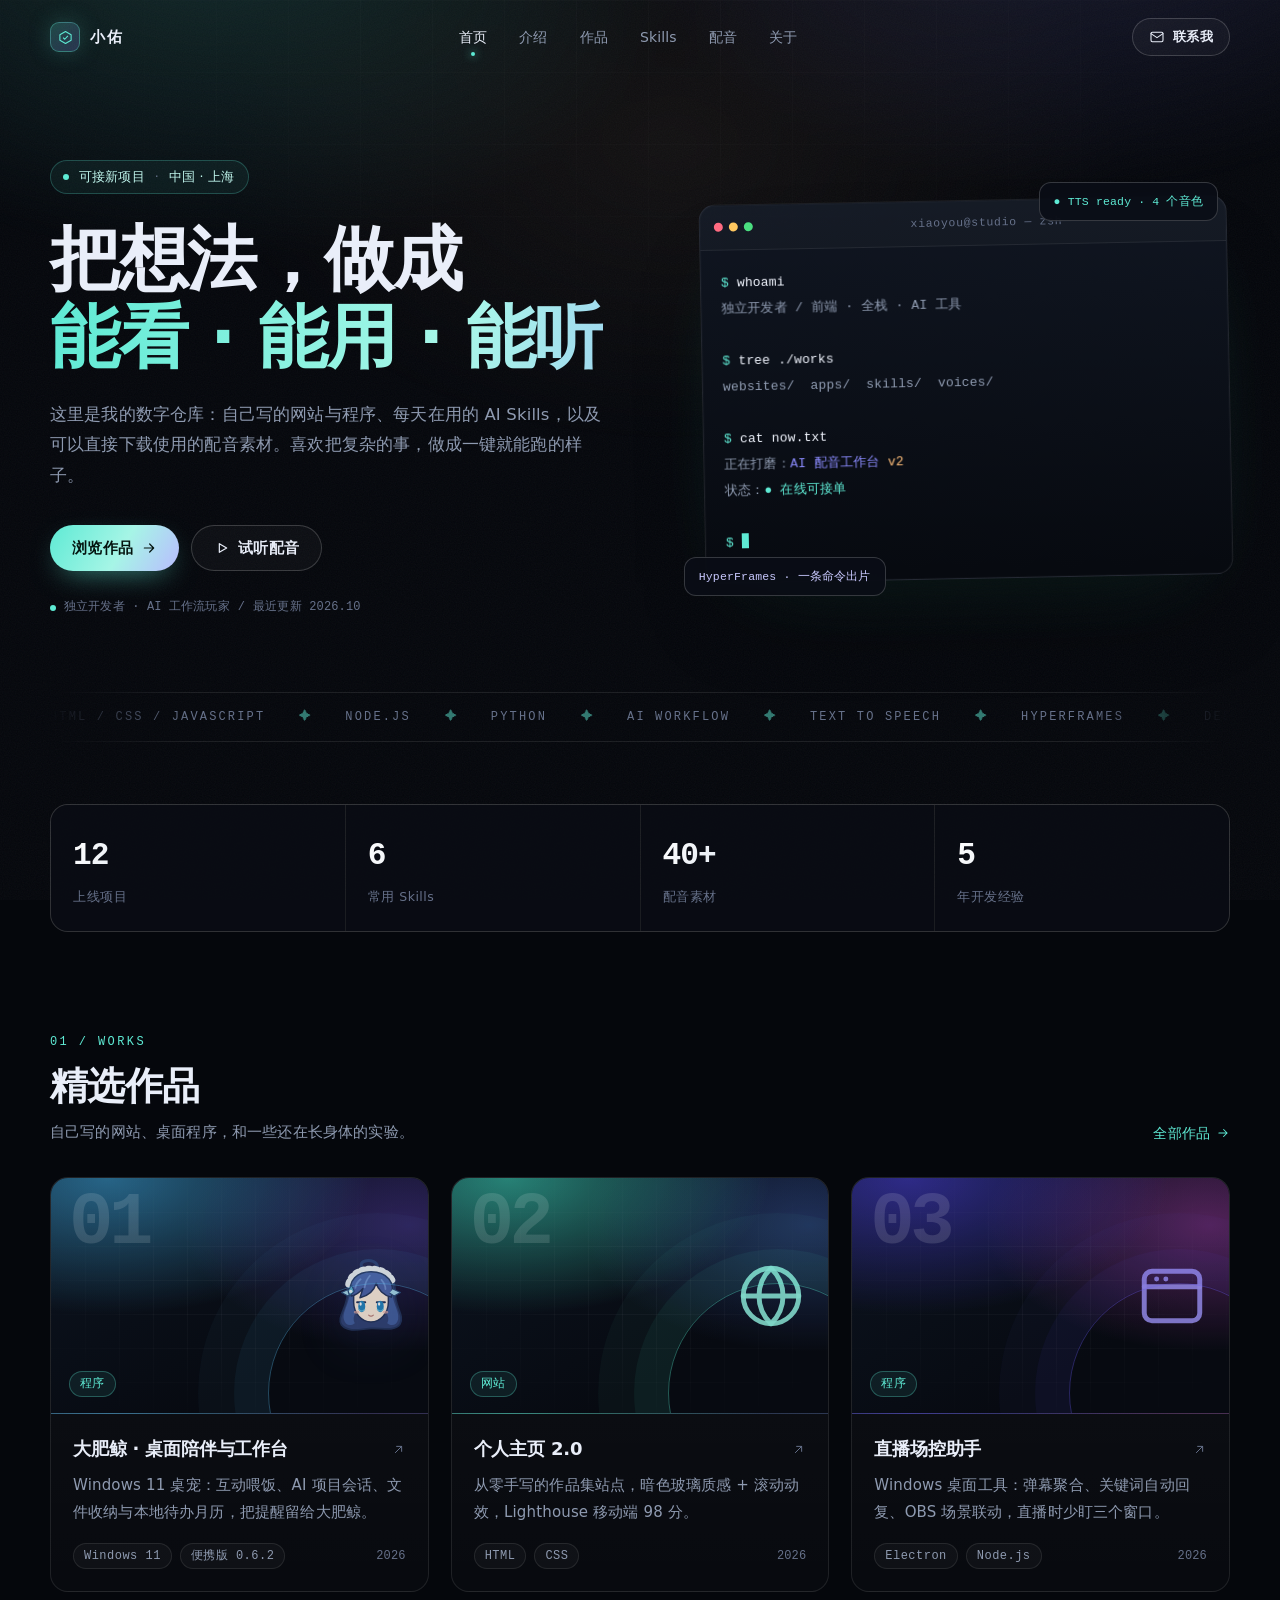
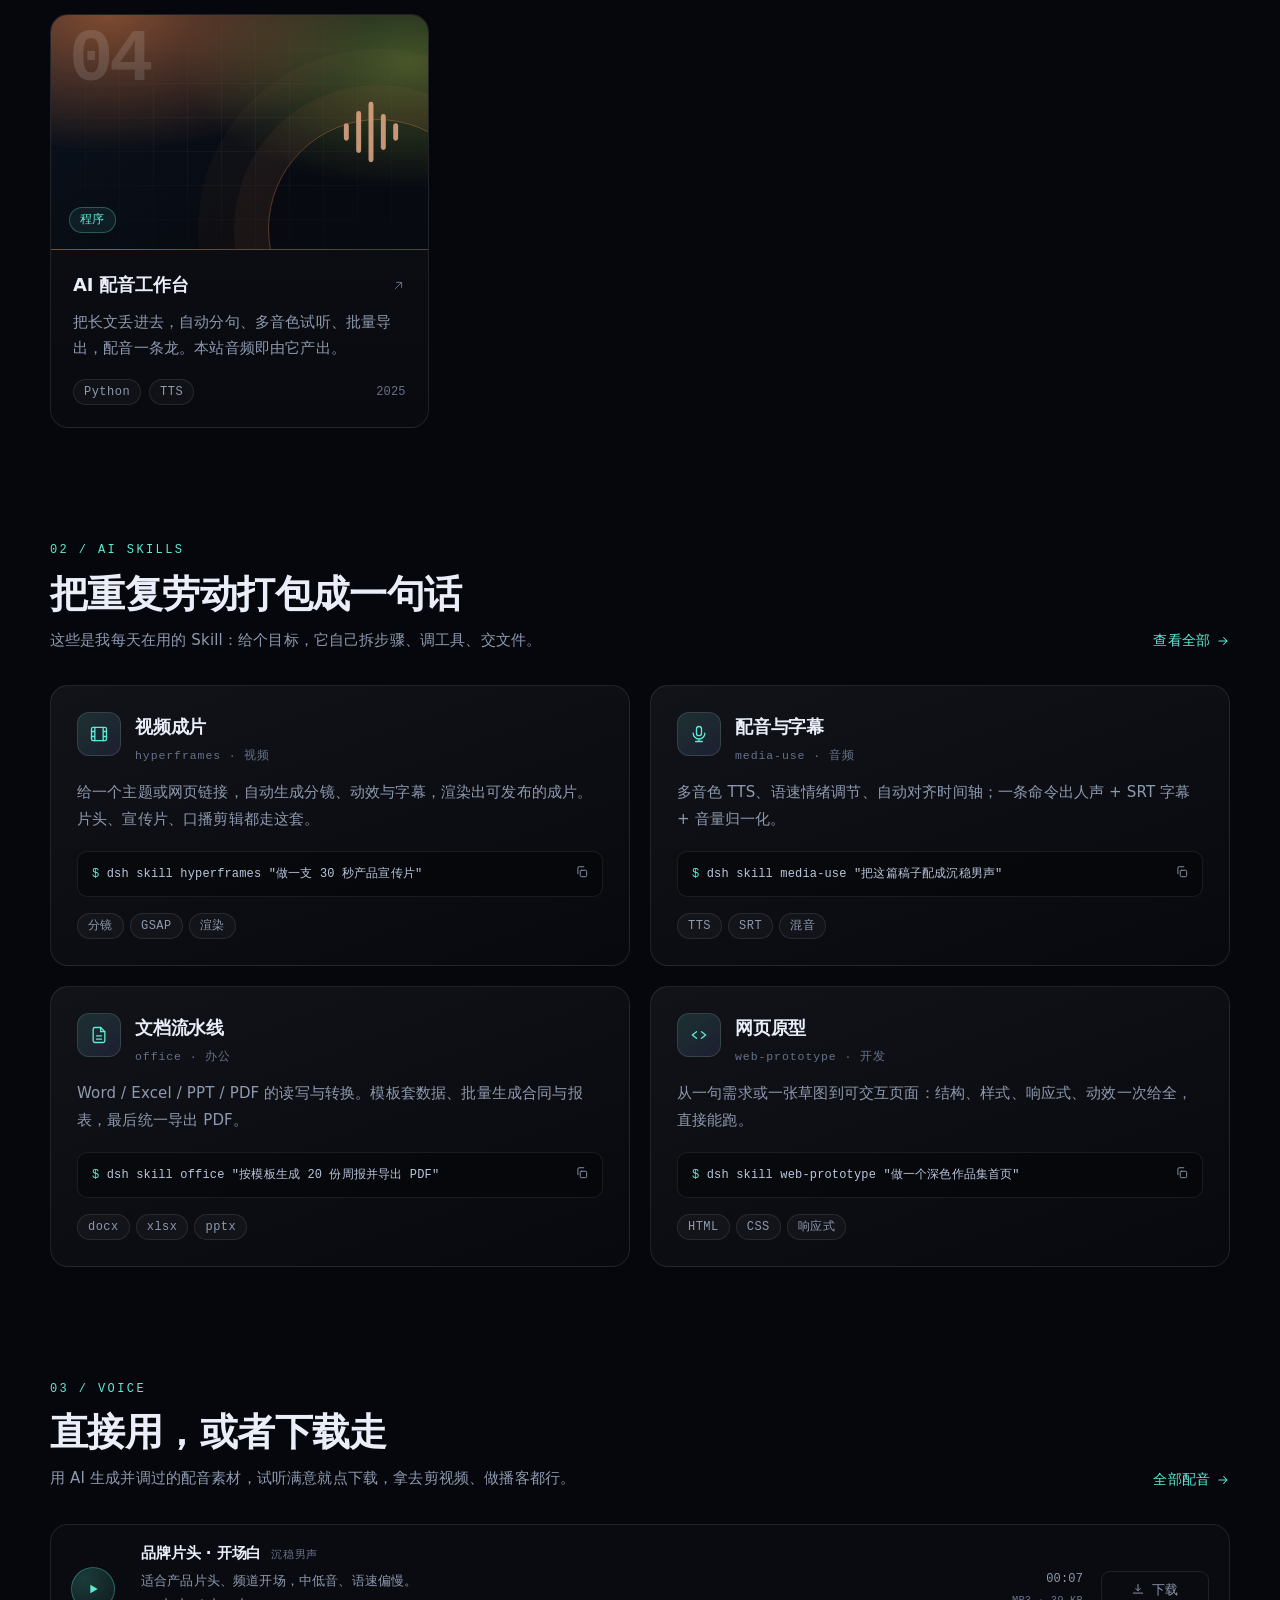
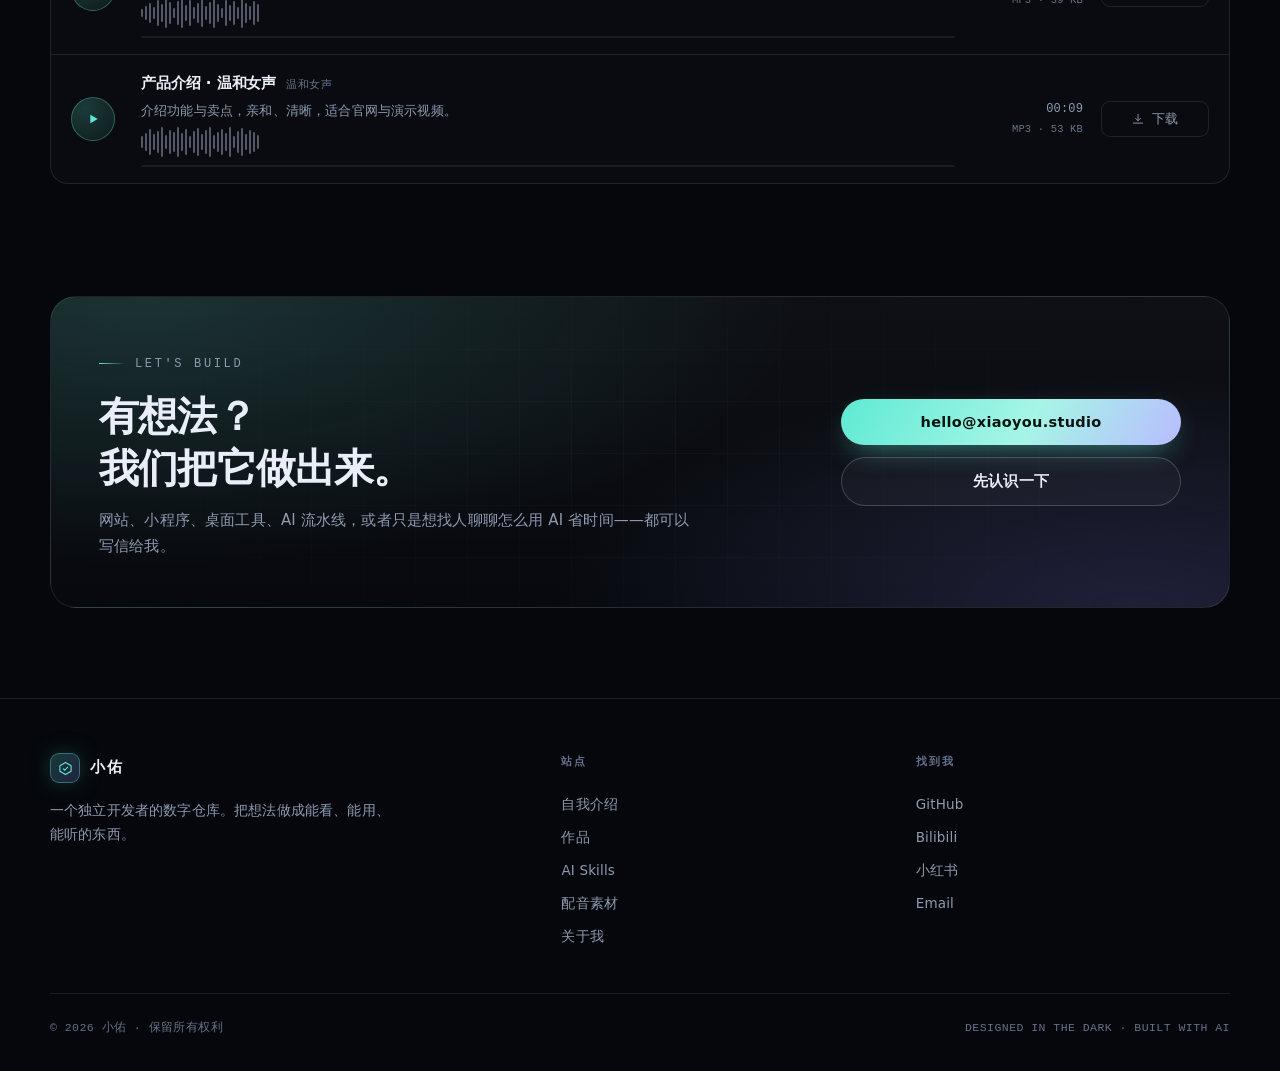
<file: index.html>
<!DOCTYPE html>
<html lang="zh-CN">
<head>
  <meta charset="UTF-8" />
  <meta name="viewport" content="width=device-width, initial-scale=1" />
  <title>小佑 · 个人作品与 AI 实验室</title>
  <meta name="description" content="独立开发者的个人主页：自研网站与程序、日常使用的 AI Skills，以及可直接下载的配音素材。" />
  <meta name="theme-color" content="#05070c" />
  <meta property="og:type" content="website" />
  <meta property="og:title" content="小佑 · 个人作品与 AI 实验室" />
  <meta property="og:description" content="网站、程序、AI Skills 与配音素材，都在这里。" />
  <link rel="icon" href="assets/img/favicon.svg" type="image/svg+xml" />
  <link rel="stylesheet" href="assets/css/style.css?v=dafeijing062" />
</head>
<body data-page="home">
  <a class="skip-link" href="#main">跳到主要内容</a>

  <div class="bg-layer" aria-hidden="true"></div>
  <div class="grain" aria-hidden="true"></div>

  <!-- ================= 头部 ================= -->
  <header class="site-header">
    <div class="header-inner">
      <a class="logo" href="index.html" aria-label="小佑 首页">
        <span class="logo-mark">
          <svg viewBox="0 0 24 24" fill="none" stroke="currentColor" stroke-width="1.7" stroke-linejoin="round"><path d="M12 2.5 21 7.6v8.8L12 21.5 3 16.4V7.6L12 2.5Z"/><path d="m8.2 12.2 2.6 2.6 5-5.4"/></svg>
        </span>
        <span data-bind="brand">小佑</span>
      </a>

      <nav class="nav" aria-label="主导航">
        <a href="index.html" data-nav="home">首页</a>
        <a href="intro.html" data-nav="intro">介绍</a>
        <a href="works.html" data-nav="works">作品</a>
        <a href="skills.html" data-nav="skills">Skills</a>
        <a href="voice.html" data-nav="voice">配音</a>
        <a href="about.html" data-nav="about">关于</a>
      </nav>

      <div class="header-cta">
        <a class="btn btn-ghost btn-sm" href="about.html#contact">
          <svg viewBox="0 0 24 24" fill="none" stroke="currentColor" stroke-width="1.6" stroke-linecap="round" stroke-linejoin="round"><rect x="3" y="5" width="18" height="14" rx="2"/><path d="m3 7 9 6 9-6"/></svg>
          联系我
        </a>
        <button class="nav-toggle" type="button" aria-label="打开菜单" aria-expanded="false" aria-controls="mobile-menu"><span></span></button>
      </div>
    </div>
  </header>

  <div class="mobile-menu" id="mobile-menu">
    <a href="index.html" data-nav="home">首页 <span>01</span></a>
    <a href="intro.html" data-nav="intro">介绍 <span>02</span></a>
    <a href="works.html" data-nav="works">作品 <span>03</span></a>
    <a href="skills.html" data-nav="skills">Skills <span>04</span></a>
    <a href="voice.html" data-nav="voice">配音 <span>05</span></a>
    <a href="about.html" data-nav="about">关于 <span>06</span></a>
  </div>

  <main id="main">
    <!-- ================= Hero ================= -->
    <section class="hero">
      <div class="wrap">
        <div class="hero-grid">
          <div class="hero-copy">
            <span class="hero-badge">
              <span class="dot-live"></span>
              <span data-bind="available">可接新项目</span>
              <span style="color: var(--muted-2)">·</span>
              <span data-bind="location">中国 · 上海</span>
            </span>

            <h1 data-bind-html="headline">把想法，做成<br><span class="grad">能看 · 能用 · 能听</span></h1>

            <p class="lead" data-bind="lead">
              这里是我的数字仓库：自己写的网站与程序、每天在用的 AI Skills，以及可以直接下载使用的配音素材。喜欢把复杂的事，做成一键就能跑的样子。
            </p>

            <div class="hero-actions">
              <a class="btn btn-primary" href="works.html">
                浏览作品
                <svg viewBox="0 0 24 24" fill="none" stroke="currentColor" stroke-width="1.8" stroke-linecap="round" stroke-linejoin="round"><path d="M5 12h14M13 6l6 6-6 6"/></svg>
              </a>
              <a class="btn btn-ghost" href="voice.html">
                <svg viewBox="0 0 24 24" fill="none" stroke="currentColor" stroke-width="1.8" stroke-linecap="round" stroke-linejoin="round"><path d="M8 5.5v13l11-6.5-11-6.5Z"/></svg>
                试听配音
              </a>
            </div>

            <div class="hero-note">
              <span class="dot-live"></span>
              <span data-bind="role">独立开发者 · AI 工作流玩家</span>
              <span>/</span>
              <span>最近更新 2026.10</span>
            </div>
          </div>

          <div class="hero-visual">
            <div class="float-chip a">● TTS ready · 4 个音色</div>
            <div class="terminal">
              <div class="term-bar">
                <span class="term-dots"><i></i><i></i><i></i></span>
                <span class="term-title">xiaoyou@studio — zsh</span>
              </div>
              <div class="term-body">
                <div class="ln cmd">whoami</div>
                <div class="ln out">独立开发者 / 前端 · 全栈 · AI 工具</div>
                <div class="ln">&nbsp;</div>
                <div class="ln cmd">tree ./works</div>
                <div class="ln out">websites/&#32;&#32;apps/&#32;&#32;skills/&#32;&#32;voices/</div>
                <div class="ln">&nbsp;</div>
                <div class="ln cmd">cat now.txt</div>
                <div class="ln out">正在打磨：<span class="key">AI 配音工作台</span> <span class="str">v2</span></div>
                <div class="ln out">状态：<span class="ok">● 在线可接单</span></div>
                <div class="ln">&nbsp;</div>
                <div class="ln cmd"><span class="caret"></span></div>
              </div>
            </div>
            <div class="float-chip b">HyperFrames · 一条命令出片</div>
          </div>
        </div>

        <!-- 技能跑马灯 -->
        <div class="marquee" aria-hidden="true">
          <div class="marquee-track">
            <span>HTML / CSS / JavaScript</span>
            <span>Node.js</span>
            <span>Python</span>
            <span>AI Workflow</span>
            <span>Text to Speech</span>
            <span>HyperFrames</span>
            <span>Design System</span>
            <span>Data Pipeline</span>
            <span>HTML / CSS / JavaScript</span>
            <span>Node.js</span>
            <span>Python</span>
            <span>AI Workflow</span>
            <span>Text to Speech</span>
            <span>HyperFrames</span>
            <span>Design System</span>
            <span>Data Pipeline</span>
          </div>
        </div>

        <!-- 数字 -->
        <div class="stats" data-stats>
          <div class="stat"><b>12</b><span>上线项目</span></div>
          <div class="stat"><b>6</b><span>常用 Skills</span></div>
          <div class="stat"><b>40+</b><span>配音素材</span></div>
          <div class="stat"><b>5</b><span>年开发经验</span></div>
        </div>
      </div>
    </section>

    <!-- ================= 精选作品 ================= -->
    <section class="section" id="works">
      <div class="wrap">
        <div class="section-head" data-reveal>
          <div>
            <span class="idx">01 / WORKS</span>
            <h2>精选作品</h2>
            <p>自己写的网站、桌面程序，和一些还在长身体的实验。</p>
          </div>
          <a class="text-link" href="works.html">
            全部作品
            <svg viewBox="0 0 24 24" fill="none" stroke="currentColor" stroke-width="1.8" stroke-linecap="round" stroke-linejoin="round"><path d="M5 12h14M13 6l6 6-6 6"/></svg>
          </a>
        </div>

        <div class="work-grid" data-works data-featured data-limit="4"></div>
      </div>
    </section>

    <!-- ================= Skills ================= -->
    <section class="section" id="skills" style="padding-top: 20px">
      <div class="wrap">
        <div class="section-head" data-reveal>
          <div>
            <span class="idx">02 / AI SKILLS</span>
            <h2>把重复劳动打包成一句话</h2>
            <p>这些是我每天在用的 Skill：给个目标，它自己拆步骤、调工具、交文件。</p>
          </div>
          <a class="text-link" href="skills.html">
            查看全部
            <svg viewBox="0 0 24 24" fill="none" stroke="currentColor" stroke-width="1.8" stroke-linecap="round" stroke-linejoin="round"><path d="M5 12h14M13 6l6 6-6 6"/></svg>
          </a>
        </div>

        <div class="skill-grid" data-skills data-limit="4"></div>
      </div>
    </section>

    <!-- ================= 配音 ================= -->
    <section class="section" id="voice" style="padding-top: 20px">
      <div class="wrap">
        <div class="section-head" data-reveal>
          <div>
            <span class="idx">03 / VOICE</span>
            <h2>直接用，或者下载走</h2>
            <p>用 AI 生成并调过的配音素材，试听满意就点下载，拿去剪视频、做播客都行。</p>
          </div>
          <a class="text-link" href="voice.html">
            全部配音
            <svg viewBox="0 0 24 24" fill="none" stroke="currentColor" stroke-width="1.8" stroke-linecap="round" stroke-linejoin="round"><path d="M5 12h14M13 6l6 6-6 6"/></svg>
          </a>
        </div>

        <div class="voice-list" data-voices data-limit="2"></div>
      </div>
    </section>

    <!-- ================= CTA ================= -->
    <section class="wrap" id="contact">
      <div class="cta" data-reveal>
        <div class="cta-copy">
          <span class="eyebrow">LET'S BUILD</span>
          <h2>有想法？<br />我们把它做出来。</h2>
          <p>网站、小程序、桌面工具、AI 流水线，或者只是想找人聊聊怎么用 AI 省时间——都可以写信给我。</p>
        </div>
        <div class="cta-contact">
          <div class="cta-actions">
            <a class="btn btn-primary" data-email href="mailto:hello@xiaoyou.studio" data-email-text>hello@xiaoyou.studio</a>
            <a class="btn btn-ghost" href="about.html">先认识一下</a>
          </div>
        </div>
      </div>
    </section>
  </main>

  <!-- ================= 页脚 ================= -->
  <footer class="site-footer">
    <div class="wrap">
      <div class="footer-grid">
        <div class="footer-brand">
          <a class="logo" href="index.html">
            <span class="logo-mark">
              <svg viewBox="0 0 24 24" fill="none" stroke="currentColor" stroke-width="1.7" stroke-linejoin="round"><path d="M12 2.5 21 7.6v8.8L12 21.5 3 16.4V7.6L12 2.5Z"/><path d="m8.2 12.2 2.6 2.6 5-5.4"/></svg>
            </span>
            <span data-bind="brand">小佑</span>
          </a>
          <p>一个独立开发者的数字仓库。把想法做成能看、能用、能听的东西。</p>
        </div>
        <div class="footer-col">
          <h4>站点</h4>
          <a href="intro.html">自我介绍</a>
          <a href="works.html">作品</a>
          <a href="skills.html">AI Skills</a>
          <a href="voice.html">配音素材</a>
          <a href="about.html">关于我</a>
        </div>
        <div class="footer-col">
          <h4>找到我</h4>
          <div data-socials>
            <a href="https://github.com/" target="_blank" rel="noopener">GitHub</a>
            <a href="https://space.bilibili.com/" target="_blank" rel="noopener">Bilibili</a>
            <a href="mailto:hello@xiaoyou.studio">Email</a>
          </div>
        </div>
      </div>
      <div class="footer-bottom">
        <span>© <span data-year>2026</span> 小佑 · 保留所有权利</span>
        <span>DESIGNED IN THE DARK · BUILT WITH AI</span>
      </div>
    </div>
  </footer>

  <script src="assets/js/data.js?v=dafeijing062"></script>
  <script src="assets/js/main.js?v=dafeijing062"></script>
</body>
</html>
</file>
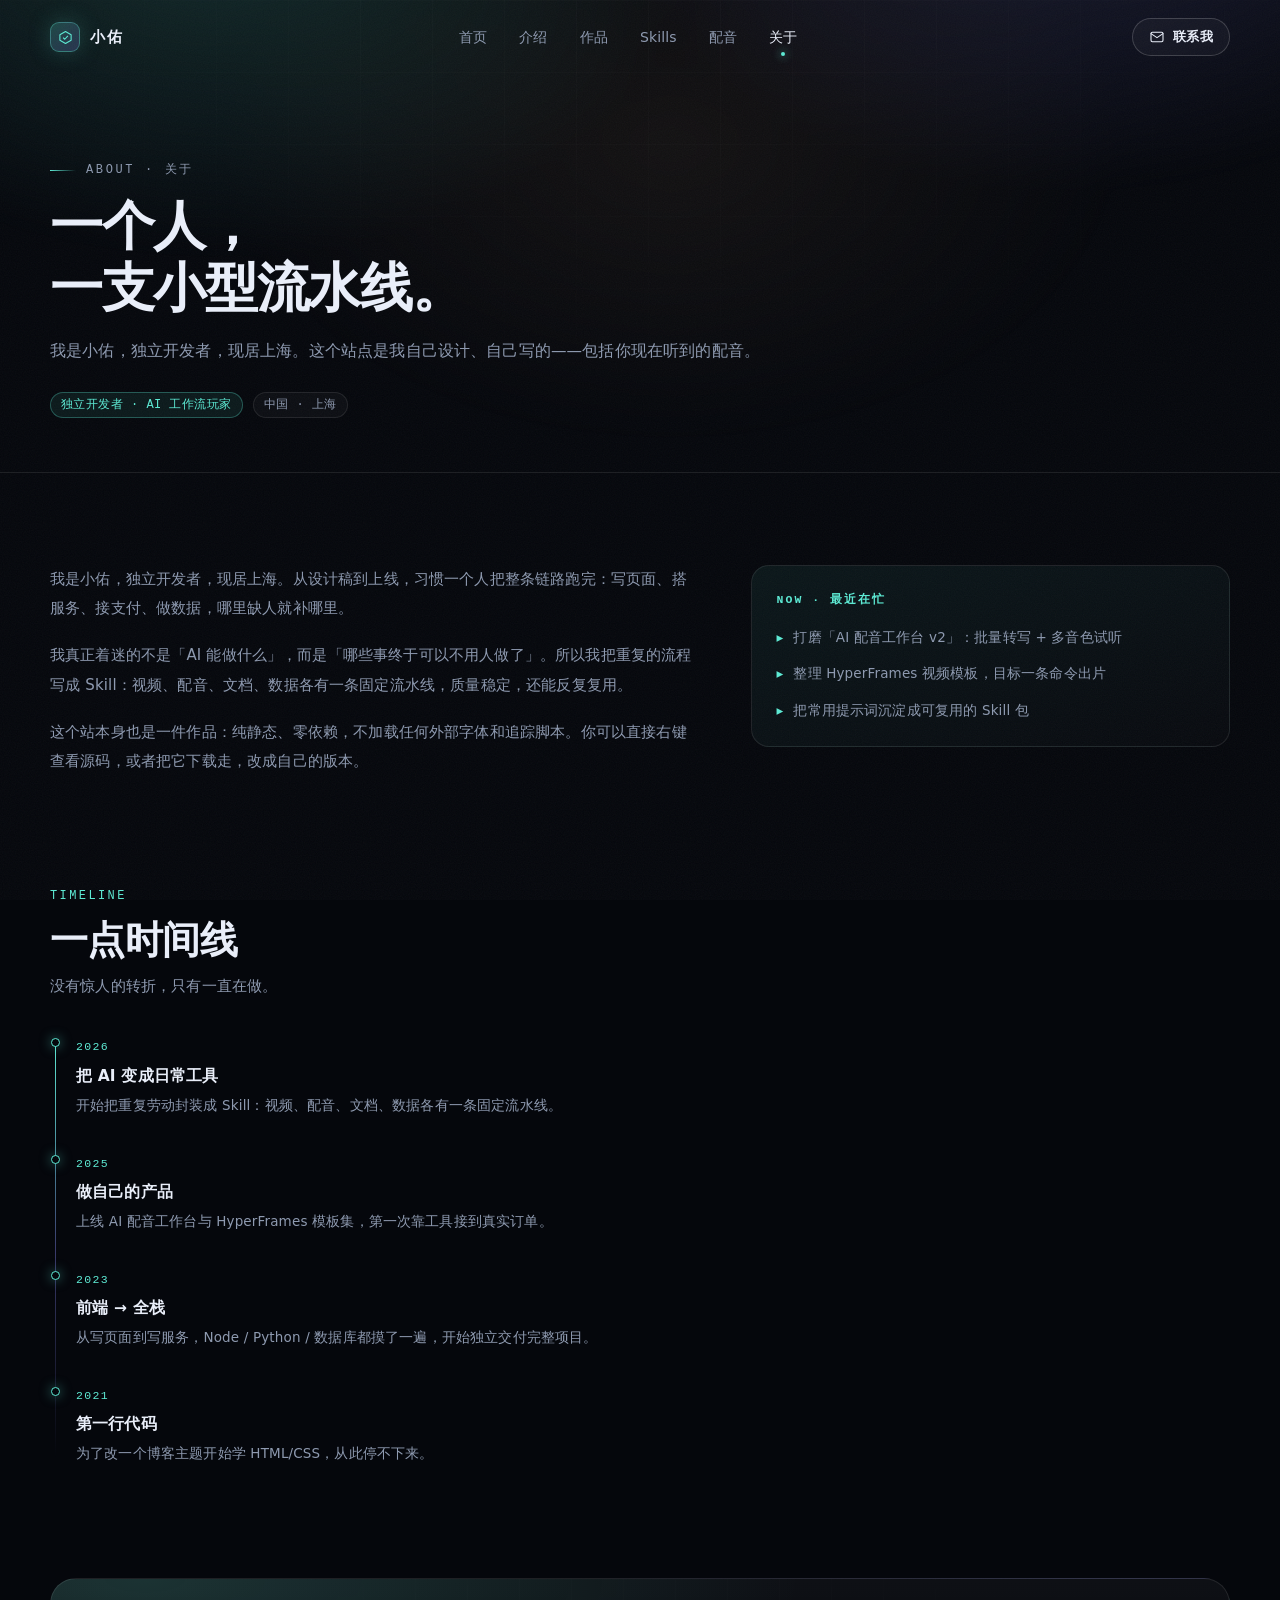
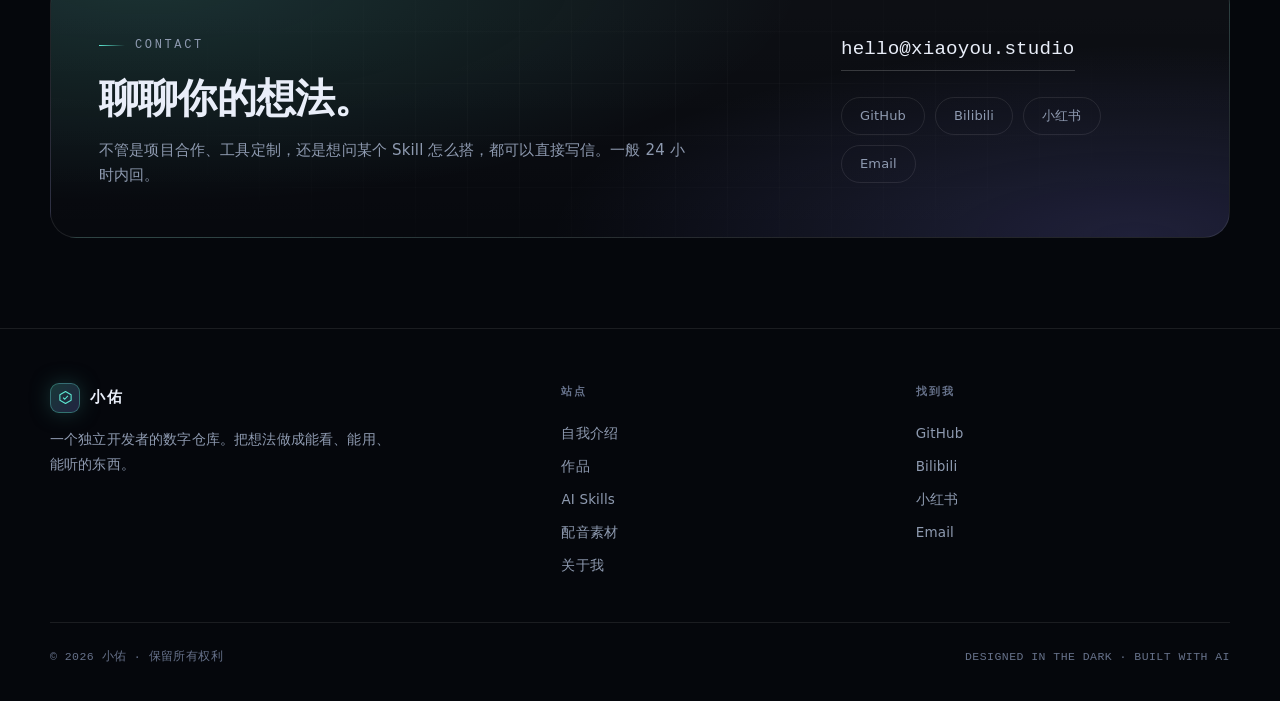
<file: about.html>
<!DOCTYPE html>
<html lang="zh-CN">
<head>
  <meta charset="UTF-8" />
  <meta name="viewport" content="width=device-width, initial-scale=1" />
  <title>关于 · 小佑</title>
  <meta name="description" content="关于 小佑：独立开发者，做网站、程序，以及把 AI 变成日常工具。" />
  <meta name="theme-color" content="#05070c" />
  <link rel="icon" href="assets/img/favicon.svg" type="image/svg+xml" />
  <link rel="stylesheet" href="assets/css/style.css?v=motion20261020" />
</head>
<body data-page="about">
  <a class="skip-link" href="#main">跳到主要内容</a>

  <div class="bg-layer" aria-hidden="true"></div>
  <div class="grain" aria-hidden="true"></div>

  <header class="site-header">
    <div class="header-inner">
      <a class="logo" href="index.html" aria-label="小佑 首页">
        <span class="logo-mark">
          <svg viewBox="0 0 24 24" fill="none" stroke="currentColor" stroke-width="1.7" stroke-linejoin="round"><path d="M12 2.5 21 7.6v8.8L12 21.5 3 16.4V7.6L12 2.5Z"/><path d="m8.2 12.2 2.6 2.6 5-5.4"/></svg>
        </span>
        <span data-bind="brand">小佑</span>
      </a>

      <nav class="nav" aria-label="主导航">
        <a href="index.html" data-nav="home">首页</a>
        <a href="intro.html" data-nav="intro">介绍</a>
        <a href="works.html" data-nav="works">作品</a>
        <a href="skills.html" data-nav="skills">Skills</a>
        <a href="voice.html" data-nav="voice">配音</a>
        <a href="about.html" data-nav="about">关于</a>
      </nav>

      <div class="header-cta">
        <a class="btn btn-ghost btn-sm" href="#contact">
          <svg viewBox="0 0 24 24" fill="none" stroke="currentColor" stroke-width="1.6" stroke-linecap="round" stroke-linejoin="round"><rect x="3" y="5" width="18" height="14" rx="2"/><path d="m3 7 9 6 9-6"/></svg>
          联系我
        </a>
        <button class="nav-toggle" type="button" aria-label="打开菜单" aria-expanded="false" aria-controls="mobile-menu"><span></span></button>
      </div>
    </div>
  </header>

  <div class="mobile-menu" id="mobile-menu">
    <a href="index.html" data-nav="home">首页 <span>01</span></a>
    <a href="intro.html" data-nav="intro">介绍 <span>02</span></a>
    <a href="works.html" data-nav="works">作品 <span>03</span></a>
    <a href="skills.html" data-nav="skills">Skills <span>04</span></a>
    <a href="voice.html" data-nav="voice">配音 <span>05</span></a>
    <a href="about.html" data-nav="about">关于 <span>06</span></a>
  </div>

  <main id="main">
    <section class="page-head">
      <div class="wrap">
        <span class="eyebrow">ABOUT · 关于</span>
        <h1>一个人，<br />一支小型流水线。</h1>
        <p>我是小佑，独立开发者，现居上海。这个站点是我自己设计、自己写的——包括你现在听到的配音。</p>
        <div class="head-meta">
          <span class="chip is-accent" data-bind="role">独立开发者 · AI 工作流玩家</span>
          <span class="chip" data-bind="location">中国 · 上海</span>
        </div>
      </div>
    </section>

    <section class="section">
      <div class="wrap">
        <div class="about-grid">
          <div class="about-copy" data-reveal data-about>
            <p>我是小佑，独立开发者，现居上海。从设计稿到上线，习惯一个人把整条链路跑完：写页面、搭服务、接支付、做数据，哪里缺人就补哪里。</p>
            <p>我真正着迷的不是「AI 能做什么」，而是「哪些事终于可以不用人做了」。所以我把重复的流程写成 Skill：视频、配音、文档、数据各有一条固定流水线，质量稳定，还能反复复用。</p>
            <p>这个站本身也是一件作品：纯静态、零依赖，不加载任何外部字体和追踪脚本。你可以直接右键查看源码，或者把它下载走，改成自己的版本。</p>
          </div>

          <aside class="now-card" data-reveal style="--d: 120ms">
            <h3>NOW · 最近在忙</h3>
            <ul data-now>
              <li>打磨「AI 配音工作台 v2」：批量转写 + 多音色试听</li>
              <li>整理 HyperFrames 视频模板，目标一条命令出片</li>
              <li>把常用提示词沉淀成可复用的 Skill 包</li>
            </ul>
          </aside>
        </div>
      </div>
    </section>

    <section class="section" style="padding-top: 0">
      <div class="wrap">
        <div class="section-head" data-reveal>
          <div>
            <span class="idx">TIMELINE</span>
            <h2>一点时间线</h2>
            <p>没有惊人的转折，只有一直在做。</p>
          </div>
        </div>
        <div class="timeline" data-timeline>
          <div class="tl-item">
            <span class="tl-year">2026</span>
            <h4>把 AI 变成日常工具</h4>
            <p>开始把重复劳动封装成 Skill：视频、配音、文档、数据各有一条固定流水线。</p>
          </div>
          <div class="tl-item">
            <span class="tl-year">2025</span>
            <h4>做自己的产品</h4>
            <p>上线 AI 配音工作台与 HyperFrames 模板集，第一次靠工具接到真实订单。</p>
          </div>
          <div class="tl-item">
            <span class="tl-year">2023</span>
            <h4>前端 → 全栈</h4>
            <p>从写页面到写服务，Node / Python / 数据库都摸了一遍，开始独立交付完整项目。</p>
          </div>
          <div class="tl-item">
            <span class="tl-year">2021</span>
            <h4>第一行代码</h4>
            <p>为了改一个博客主题开始学 HTML/CSS，从此停不下来。</p>
          </div>
        </div>
      </div>
    </section>

    <section class="wrap" id="contact">
      <div class="cta" data-reveal>
        <div class="cta-copy">
          <span class="eyebrow">CONTACT</span>
          <h2>聊聊你的想法。</h2>
          <p>不管是项目合作、工具定制，还是想问某个 Skill 怎么搭，都可以直接写信。一般 24 小时内回。</p>
        </div>
        <div class="cta-contact">
          <div class="cta-email">
            <a class="mail-link" data-email href="mailto:hello@xiaoyou.studio" data-email-text>hello@xiaoyou.studio</a>
          </div>
          <div class="contact-socials" data-socials>
            <a href="https://github.com/" target="_blank" rel="noopener">GitHub</a>
            <a href="https://space.bilibili.com/" target="_blank" rel="noopener">Bilibili</a>
            <a href="https://www.xiaohongshu.com/" target="_blank" rel="noopener">小红书</a>
          </div>
        </div>
      </div>
    </section>
  </main>

  <footer class="site-footer">
    <div class="wrap">
      <div class="footer-grid">
        <div class="footer-brand">
          <a class="logo" href="index.html">
            <span class="logo-mark">
              <svg viewBox="0 0 24 24" fill="none" stroke="currentColor" stroke-width="1.7" stroke-linejoin="round"><path d="M12 2.5 21 7.6v8.8L12 21.5 3 16.4V7.6L12 2.5Z"/><path d="m8.2 12.2 2.6 2.6 5-5.4"/></svg>
            </span>
            <span data-bind="brand">小佑</span>
          </a>
          <p>一个独立开发者的数字仓库。把想法做成能看、能用、能听的东西。</p>
        </div>
        <div class="footer-col">
          <h4>站点</h4>
          <a href="intro.html">自我介绍</a>
          <a href="works.html">作品</a>
          <a href="skills.html">AI Skills</a>
          <a href="voice.html">配音素材</a>
          <a href="about.html">关于我</a>
        </div>
        <div class="footer-col">
          <h4>找到我</h4>
          <div data-socials>
            <a href="https://github.com/" target="_blank" rel="noopener">GitHub</a>
            <a href="https://space.bilibili.com/" target="_blank" rel="noopener">Bilibili</a>
            <a href="mailto:hello@xiaoyou.studio">Email</a>
          </div>
        </div>
      </div>
      <div class="footer-bottom">
        <span>© <span data-year>2026</span> 小佑 · 保留所有权利</span>
        <span>DESIGNED IN THE DARK · BUILT WITH AI</span>
      </div>
    </div>
  </footer>

  <script src="assets/js/data.js"></script>
  <script src="assets/js/main.js?v=motion20261020"></script>
</body>
</html>
</file>
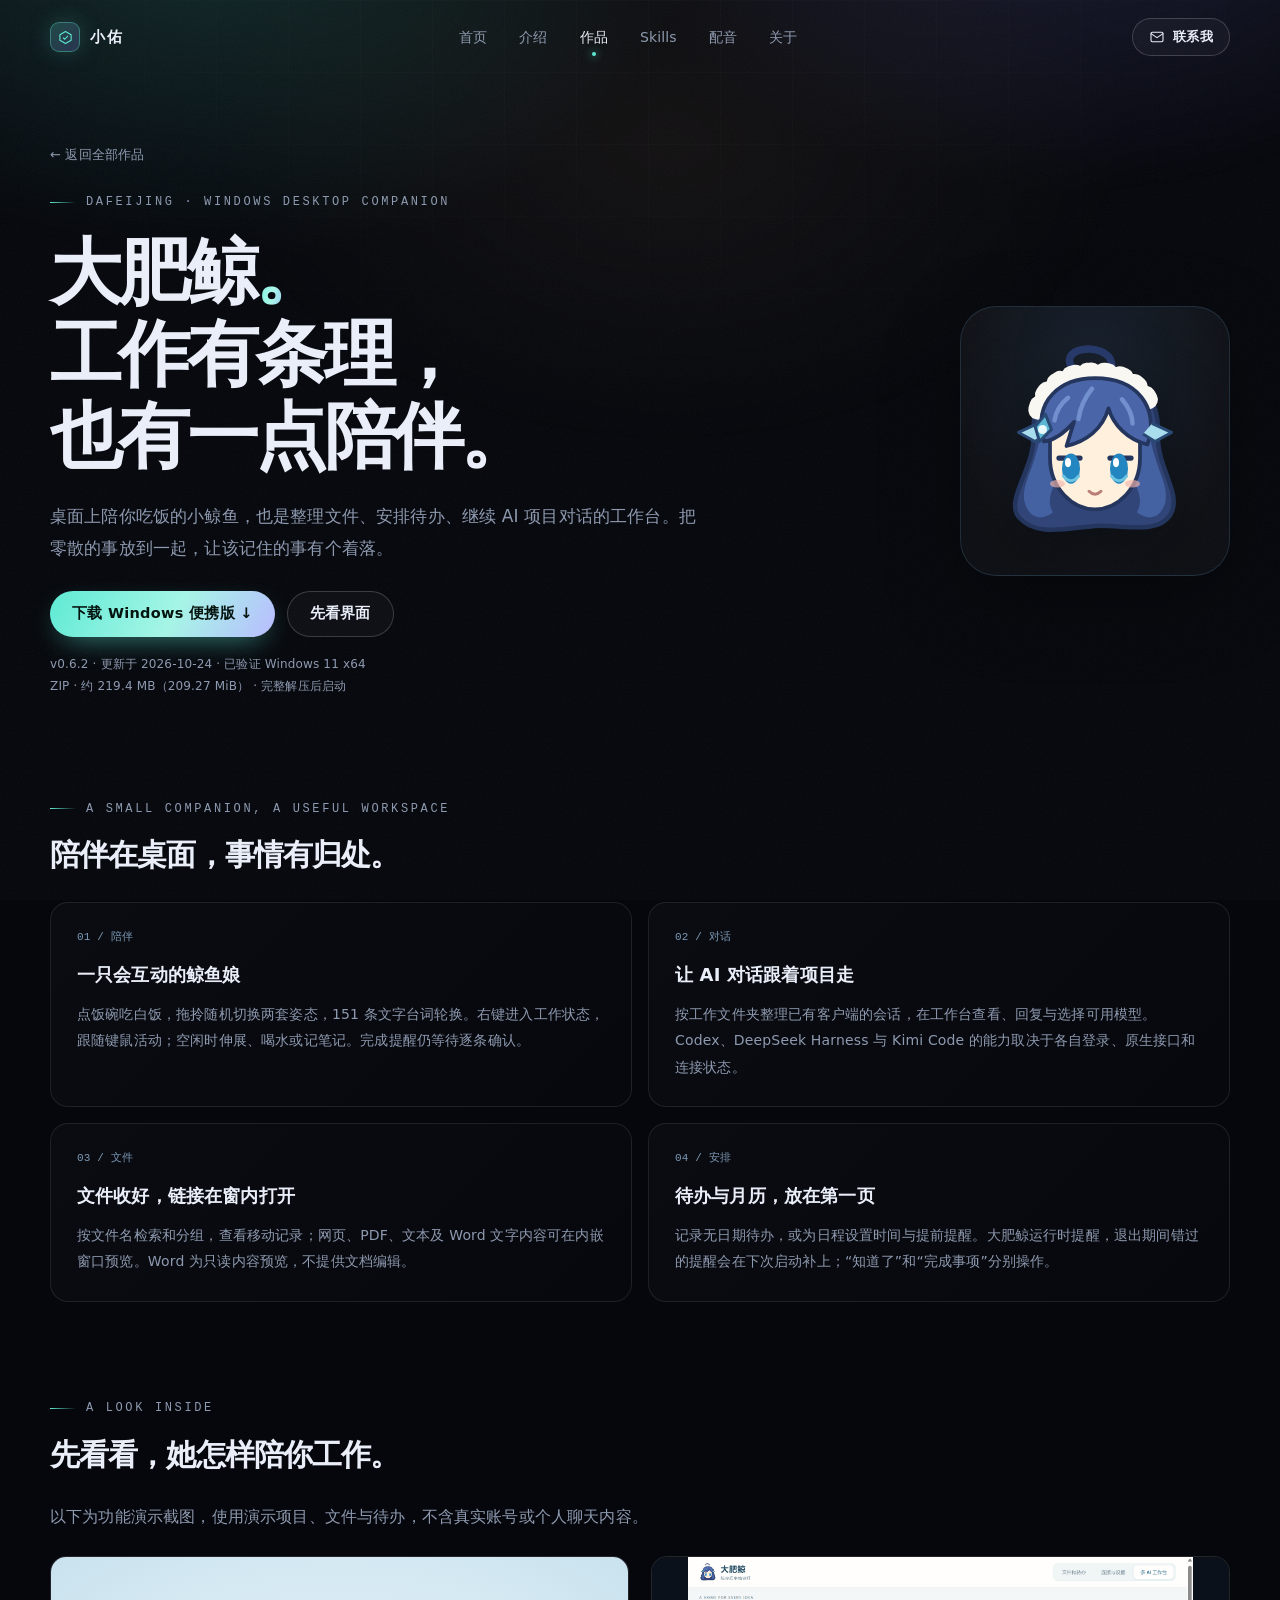
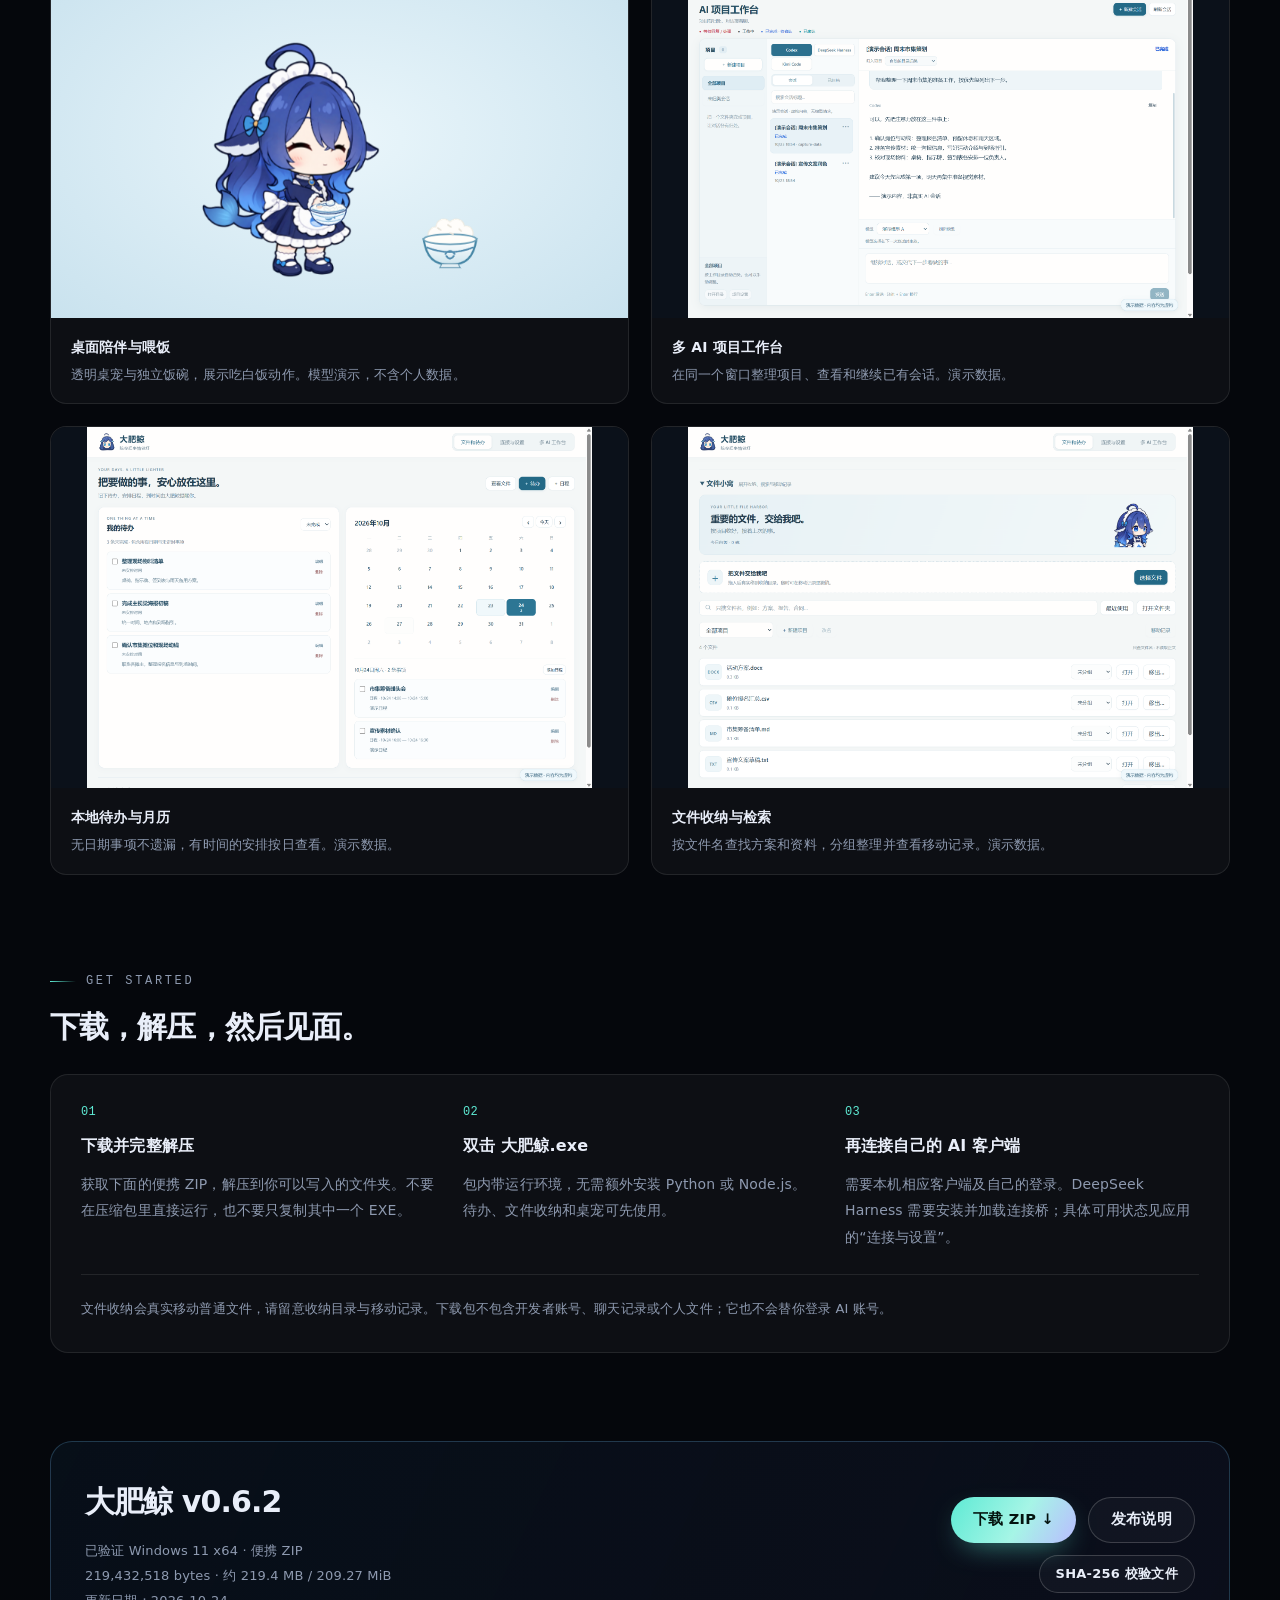
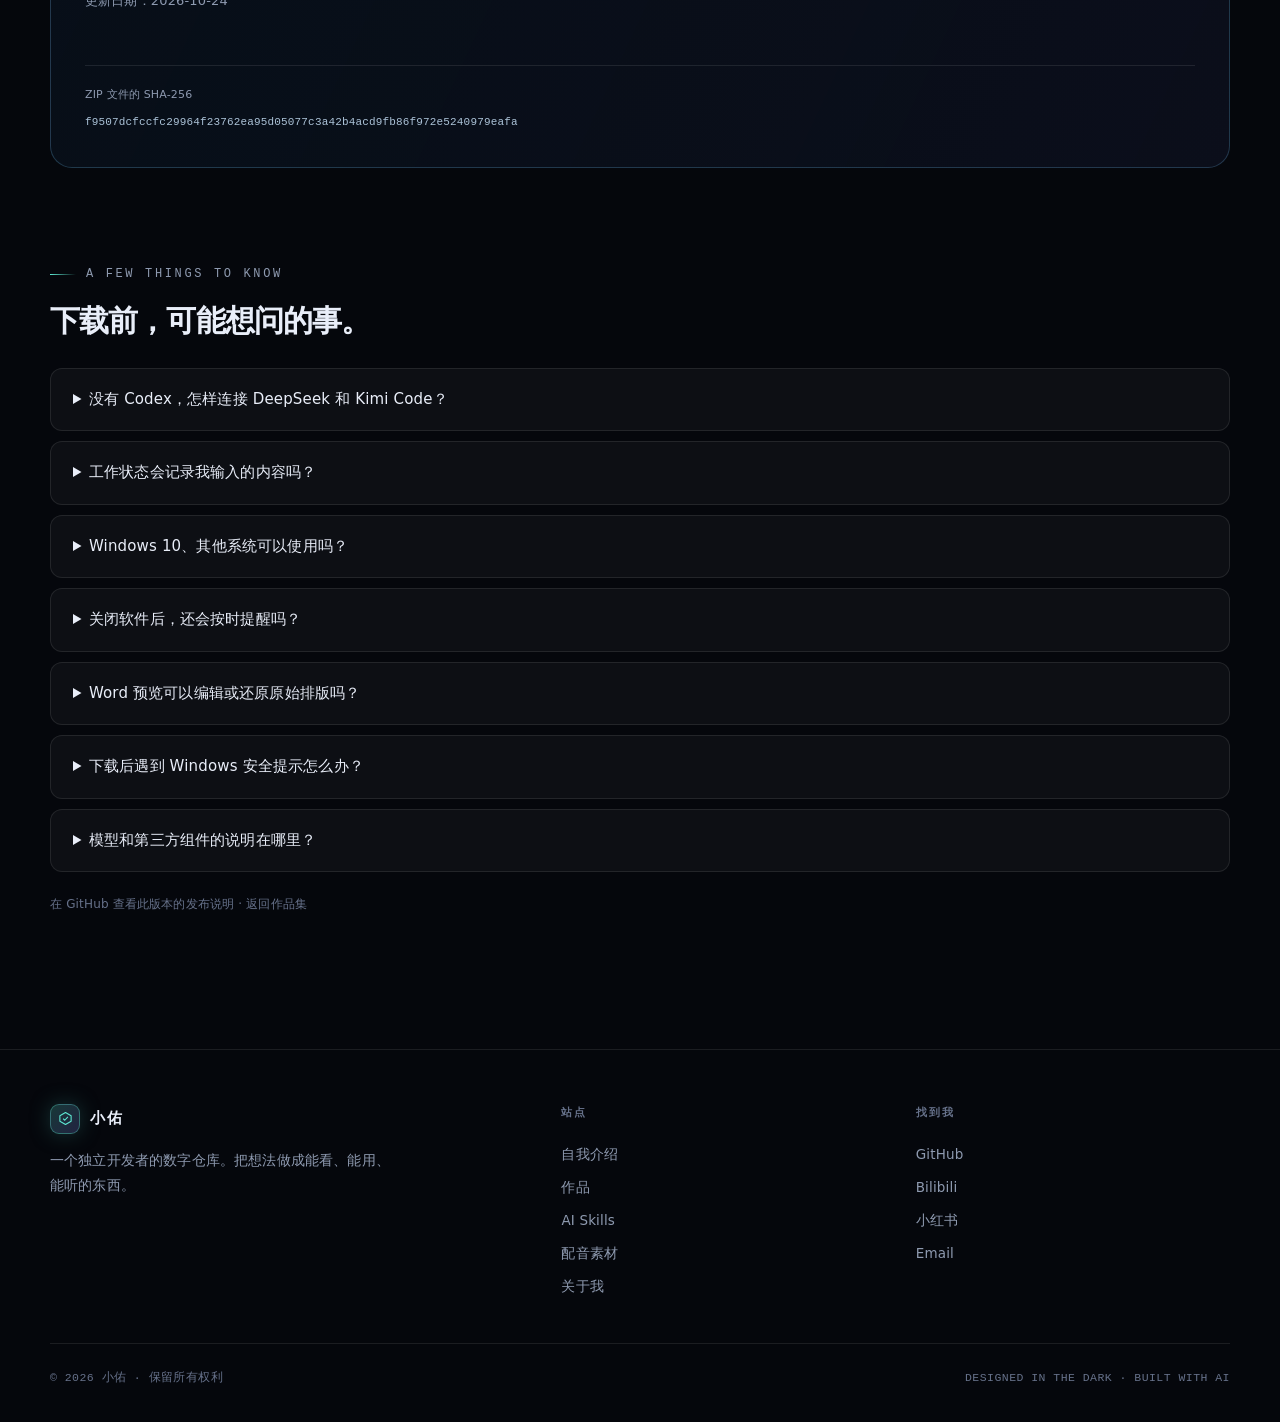
<file: dafeijing.html>
<!DOCTYPE html>
<html lang="zh-CN">
<head>
  <meta charset="UTF-8" />
  <meta name="viewport" content="width=device-width, initial-scale=1" />
  <title>大肥鲸 · Windows 桌面陪伴与 AI 工作台 · 小佑</title>
  <meta name="description" content="大肥鲸 0.6.2：Windows 11 桌面鲸鱼娘，集互动陪伴、AI 项目会话、文件收纳与本地待办月历于一体。便携 ZIP，完整解压即可启动。" />
  <meta name="theme-color" content="#05070c" />
  <meta property="og:type" content="website" />
  <meta property="og:title" content="大肥鲸 · 让工作有条理，也有一点陪伴" />
  <meta property="og:description" content="互动桌宠、AI 项目会话、文件与待办。Windows 11 x64 便携版 0.6.2。" />
  <link rel="canonical" href="https://a532354181-del.github.io/dafeijing.html" />
  <link rel="icon" href="assets/img/dafeijing/logo.svg" type="image/svg+xml" />
  <link rel="stylesheet" href="assets/css/style.css?v=dafeijing062" />
  <link rel="stylesheet" href="assets/css/dafeijing.css?v=062" />
</head>
<body data-page="works">
  <a class="skip-link" href="#main">跳到主要内容</a>

  <div class="bg-layer" aria-hidden="true"></div>
  <div class="grain" aria-hidden="true"></div>

  <header class="site-header">
    <div class="header-inner">
      <a class="logo" href="index.html" aria-label="小佑 首页">
        <span class="logo-mark">
          <svg viewBox="0 0 24 24" fill="none" stroke="currentColor" stroke-width="1.7" stroke-linejoin="round"><path d="M12 2.5 21 7.6v8.8L12 21.5 3 16.4V7.6L12 2.5Z"/><path d="m8.2 12.2 2.6 2.6 5-5.4"/></svg>
        </span>
        <span data-bind="brand">小佑</span>
      </a>

      <nav class="nav" aria-label="主导航">
        <a href="index.html" data-nav="home">首页</a>
        <a href="intro.html" data-nav="intro">介绍</a>
        <a href="works.html" data-nav="works">作品</a>
        <a href="skills.html" data-nav="skills">Skills</a>
        <a href="voice.html" data-nav="voice">配音</a>
        <a href="about.html" data-nav="about">关于</a>
      </nav>

      <div class="header-cta">
        <a class="btn btn-ghost btn-sm" href="about.html#contact">
          <svg viewBox="0 0 24 24" fill="none" stroke="currentColor" stroke-width="1.6" stroke-linecap="round" stroke-linejoin="round"><rect x="3" y="5" width="18" height="14" rx="2"/><path d="m3 7 9 6 9-6"/></svg>
          联系我
        </a>
        <button class="nav-toggle" type="button" aria-label="打开菜单" aria-expanded="false" aria-controls="mobile-menu"><span></span></button>
      </div>
    </div>
  </header>

  <div class="mobile-menu" id="mobile-menu">
    <a href="index.html" data-nav="home">首页 <span>01</span></a>
    <a href="intro.html" data-nav="intro">介绍 <span>02</span></a>
    <a href="works.html" data-nav="works">作品 <span>03</span></a>
    <a href="skills.html" data-nav="skills">Skills <span>04</span></a>
    <a href="voice.html" data-nav="voice">配音 <span>05</span></a>
    <a href="about.html" data-nav="about">关于 <span>06</span></a>
  </div>

  <main id="main">
    <section class="df-hero">
      <div class="wrap">
        <a class="df-back" href="works.html">← 返回全部作品</a>
        <div class="df-hero-grid">
          <div>
            <span class="eyebrow">DAFEIJING · WINDOWS DESKTOP COMPANION</span>
            <h1>大肥鲸<span class="grad">。</span><br>工作有条理，<br>也有一点陪伴。</h1>
            <p class="lead">桌面上陪你吃饭的小鲸鱼，也是整理文件、安排待办、继续 AI 项目对话的工作台。把零散的事放到一起，让该记住的事有个着落。</p>
            <div class="df-actions"><a class="btn btn-primary" href="https://github.com/a532354181-del/a532354181-del.github.io/releases/download/dafeijing-v0.6.2/dafeijing-0.6.2-win-x64.zip">下载 Windows 便携版 ↓</a><a class="btn btn-ghost" href="#screenshots">先看界面</a></div>
            <p class="df-release-meta">v0.6.2 · 更新于 2026-10-24 · 已验证 Windows 11 x64<br>ZIP · 约 219.4 MB（209.27 MiB） · 完整解压后启动</p>
          </div>
          <div class="df-hero-logo"><img src="assets/img/dafeijing/logo.svg" width="240" height="240" alt="大肥鲸的蓝发鲸鱼娘头像"></div>
        </div>
      </div>
    </section>

    <section class="df-section"><div class="wrap">
      <span class="eyebrow">A SMALL COMPANION, A USEFUL WORKSPACE</span><h2>陪伴在桌面，事情有归处。</h2>
      <div class="df-feature-grid">
        <article class="df-feature"><span class="df-feature-number">01 / 陪伴</span><h3>一只会互动的鲸鱼娘</h3><p>点饭碗吃白饭，拖拎随机切换两套姿态，151 条文字台词轮换。右键进入工作状态，跟随键鼠活动；空闲时伸展、喝水或记笔记。完成提醒仍等待逐条确认。</p></article>
        <article class="df-feature"><span class="df-feature-number">02 / 对话</span><h3>让 AI 对话跟着项目走</h3><p>按工作文件夹整理已有客户端的会话，在工作台查看、回复与选择可用模型。Codex、DeepSeek Harness 与 Kimi Code 的能力取决于各自登录、原生接口和连接状态。</p></article>
        <article class="df-feature"><span class="df-feature-number">03 / 文件</span><h3>文件收好，链接在窗内打开</h3><p>按文件名检索和分组，查看移动记录；网页、PDF、文本及 Word 文字内容可在内嵌窗口预览。Word 为只读内容预览，不提供文档编辑。</p></article>
        <article class="df-feature"><span class="df-feature-number">04 / 安排</span><h3>待办与月历，放在第一页</h3><p>记录无日期待办，或为日程设置时间与提前提醒。大肥鲸运行时提醒，退出期间错过的提醒会在下次启动补上；“知道了”和“完成事项”分别操作。</p></article>
      </div>
    </div></section>

    <section class="df-section" id="screenshots"><div class="wrap">
      <span class="eyebrow">A LOOK INSIDE</span><h2>先看看，她怎样陪你工作。</h2>
      <p class="df-intro">以下为功能演示截图，使用演示项目、文件与待办，不含真实账号或个人聊天内容。</p>
      <div class="df-gallery">
        <figure class="df-pet-figure"><a href="assets/img/dafeijing/desktop.png" target="_blank" rel="noopener"><img src="assets/img/dafeijing/desktop.png" width="491" height="404" loading="lazy" alt="大肥鲸吃白饭动作演示：透明桌面模型与独立饭碗"></a><figcaption><strong>桌面陪伴与喂饭</strong>透明桌宠与独立饭碗，展示吃白饭动作。模型演示，不含个人数据。</figcaption></figure>
        <figure><a href="assets/img/dafeijing/workbench.png" target="_blank" rel="noopener"><img src="assets/img/dafeijing/workbench.png" width="1899" height="1356" loading="lazy" alt="演示数据：按项目组织的 AI 会话、消息和模型选择工作台"></a><figcaption><strong>多 AI 项目工作台</strong>在同一个窗口整理项目、查看和继续已有会话。演示数据。</figcaption></figure>
        <figure><a href="assets/img/dafeijing/planner.png" target="_blank" rel="noopener"><img src="assets/img/dafeijing/planner.png" width="1899" height="1356" loading="lazy" alt="演示数据：待办清单、月历及选中日期的日程列表"></a><figcaption><strong>本地待办与月历</strong>无日期事项不遗漏，有时间的安排按日查看。演示数据。</figcaption></figure>
        <figure><a href="assets/img/dafeijing/preview.png" target="_blank" rel="noopener"><img src="assets/img/dafeijing/preview.png" width="1899" height="1356" loading="lazy" alt="演示数据：文件小窝中的虚构活动方案、报名表与宣传草稿"></a><figcaption><strong>文件收纳与检索</strong>按文件名查找方案和资料，分组整理并查看移动记录。演示数据。</figcaption></figure>
      </div>
    </div></section>

    <section class="df-section" id="start"><div class="wrap">
      <span class="eyebrow">GET STARTED</span><h2>下载，解压，然后见面。</h2>
      <div class="df-guide"><ol class="df-steps">
        <li><strong>下载并完整解压</strong>获取下面的便携 ZIP，解压到你可以写入的文件夹。不要在压缩包里直接运行，也不要只复制其中一个 EXE。</li>
        <li><strong>双击 大肥鲸.exe</strong>包内带运行环境，无需额外安装 Python 或 Node.js。待办、文件收纳和桌宠可先使用。</li>
        <li><strong>再连接自己的 AI 客户端</strong>需要本机相应客户端及自己的登录。DeepSeek Harness 需要安装并加载连接桥；具体可用状态见应用的“连接与设置”。</li>
      </ol><p class="df-note">文件收纳会真实移动普通文件，请留意收纳目录与移动记录。下载包不包含开发者账号、聊天记录或个人文件；它也不会替你登录 AI 账号。</p></div>
    </div></section>

    <section class="df-section" id="download"><div class="wrap"><div class="df-download">
      <div><h2>大肥鲸 v0.6.2</h2><p>已验证 Windows 11 x64 · 便携 ZIP<br>219,432,518 bytes · 约 219.4 MB / 209.27 MiB<br>更新日期：2026-10-24</p></div>
      <div class="df-actions"><a class="btn btn-primary" href="https://github.com/a532354181-del/a532354181-del.github.io/releases/download/dafeijing-v0.6.2/dafeijing-0.6.2-win-x64.zip">下载 ZIP ↓</a><a class="btn btn-ghost" href="https://github.com/a532354181-del/a532354181-del.github.io/releases/tag/dafeijing-v0.6.2" target="_blank" rel="noopener">发布说明</a><a class="btn btn-ghost btn-sm" href="https://github.com/a532354181-del/a532354181-del.github.io/releases/download/dafeijing-v0.6.2/dafeijing-0.6.2-win-x64.zip.sha256">SHA-256 校验文件</a></div>
      <div class="df-hash">ZIP 文件的 SHA-256<code>f9507dcfccfc29964f23762ea95d05077c3a42b4acd9fb86f972e5240979eafa</code></div>
    </div></div></section>

    <section class="df-section"><div class="wrap">
      <span class="eyebrow">A FEW THINGS TO KNOW</span><h2>下载前，可能想问的事。</h2>
      <div class="df-faq">
        <details><summary>没有 Codex，怎样连接 DeepSeek 和 Kimi Code？</summary><p>完整解压后打开“首次连接向导.cmd”。Kimi Code 已随包附带，点击官方登录入口，登录或配置模型后再启动连接。DeepSeek 需先安装并登录官方 Harness，再点击“安装本机 Harness 桥”，空闲时自行重开 Harness。它们各自独立，不需要先安装 Codex，也不需要额外安装 Python、Node.js 或编译工具。包内不附带账号、密钥或聊天数据。</p></details>
        <details><summary>工作状态会记录我输入的内容吗？</summary><p>只有右键启用工作状态时才接收本机键鼠活动，关闭模式或退出程序即停止。发送给桌宠的是匿名打字、移动和点击脉冲，不保存输入记录，也不上传按键内容。保留自由活动时，空闲 30 秒后随机播放办公小动作；新增台词目前为文字气泡。</p></details>
        <details><summary>Windows 10、其他系统可以使用吗？</summary><p>当前版本只完成了 Windows 11 x64 验证。没有据此承诺 Windows 10、ARM 或其他操作系统的兼容性。</p></details>
        <details><summary>关闭软件后，还会按时提醒吗？</summary><p>提醒由本机运行中的大肥鲸处理。退出期间不会弹出提醒，错过的待办或日程提醒在下次启动时补上。点击“知道了”只确认提醒，事项完成需要另行勾选。</p></details>
        <details><summary>Word 预览可以编辑或还原原始排版吗？</summary><p>目前提供 Word 文档的只读文字内容预览。它不等同于 Word 编辑器，也不承诺完整还原文档排版。</p></details>
        <details><summary>下载后遇到 Windows 安全提示怎么办？</summary><p>当前发布包尚未数字签名。请核对本页链接指向的发布账号、版本与 SHA-256，并遵循系统显示的安全提示；如果不能确认来源，请先不要运行。</p></details>
        <details><summary>模型和第三方组件的说明在哪里？</summary><p>鲸鱼娘模型基于 Coopanion 项目。第三方来源及许可说明随下载包提供，使用与分发时请一并保留并阅读；发布说明也会列出本次版本信息。</p></details>
      </div><p class="df-footer-note"><a href="https://github.com/a532354181-del/a532354181-del.github.io/releases/tag/dafeijing-v0.6.2" target="_blank" rel="noopener">在 GitHub 查看此版本的发布说明</a> · <a href="works.html">返回作品集</a></p>
    </div></section>
  </main>

  <footer class="site-footer">
    <div class="wrap">
      <div class="footer-grid">
        <div class="footer-brand">
          <a class="logo" href="index.html">
            <span class="logo-mark">
              <svg viewBox="0 0 24 24" fill="none" stroke="currentColor" stroke-width="1.7" stroke-linejoin="round"><path d="M12 2.5 21 7.6v8.8L12 21.5 3 16.4V7.6L12 2.5Z"/><path d="m8.2 12.2 2.6 2.6 5-5.4"/></svg>
            </span>
            <span data-bind="brand">小佑</span>
          </a>
          <p>一个独立开发者的数字仓库。把想法做成能看、能用、能听的东西。</p>
        </div>
        <div class="footer-col">
          <h4>站点</h4>
          <a href="intro.html">自我介绍</a>
          <a href="works.html">作品</a>
          <a href="skills.html">AI Skills</a>
          <a href="voice.html">配音素材</a>
          <a href="about.html">关于我</a>
        </div>
        <div class="footer-col">
          <h4>找到我</h4>
          <div data-socials>
            <a href="https://github.com/" target="_blank" rel="noopener">GitHub</a>
            <a href="https://space.bilibili.com/" target="_blank" rel="noopener">Bilibili</a>
            <a href="mailto:hello@xiaoyou.studio">Email</a>
          </div>
        </div>
      </div>
      <div class="footer-bottom">
        <span>© <span data-year>2026</span> 小佑 · 保留所有权利</span>
        <span>DESIGNED IN THE DARK · BUILT WITH AI</span>
      </div>
    </div>
  </footer>

  <script src="assets/js/data.js?v=dafeijing062"></script>
  <script src="assets/js/main.js?v=dafeijing062"></script>
</body>
</html>
</file>
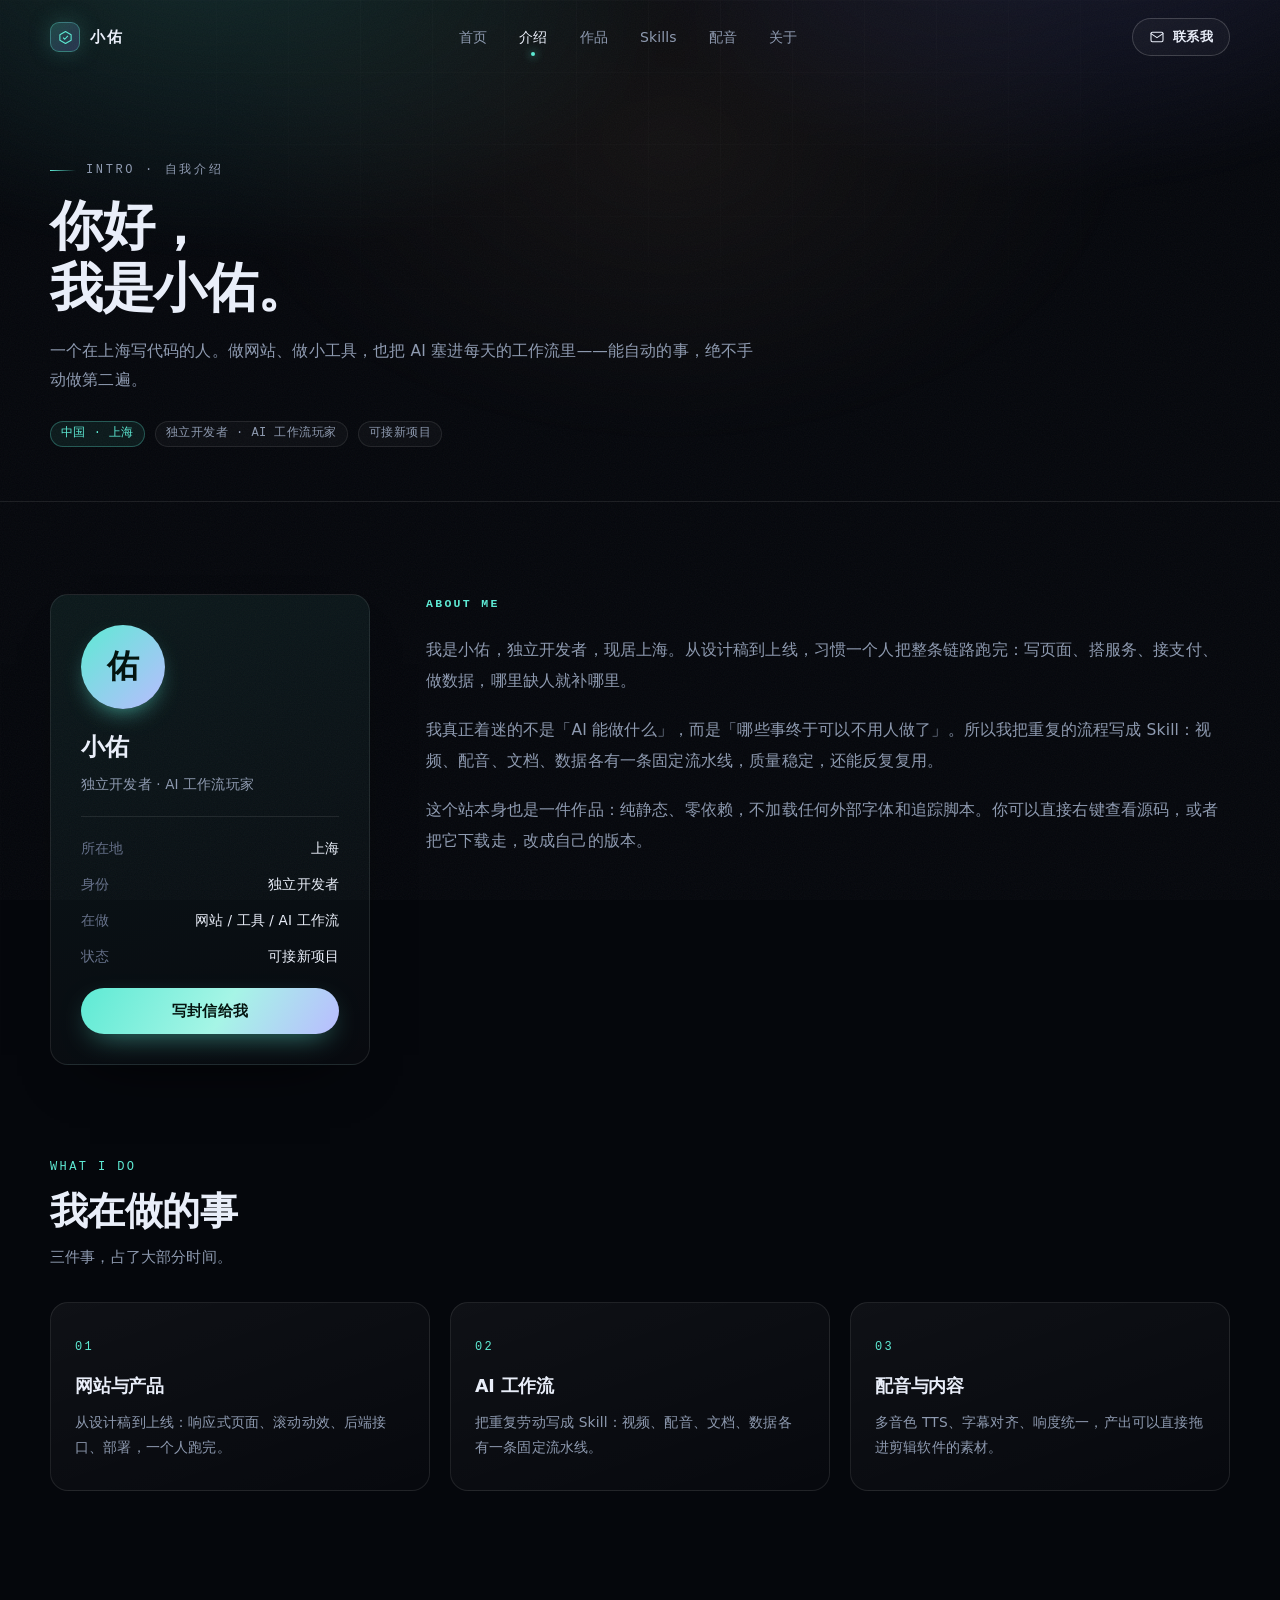
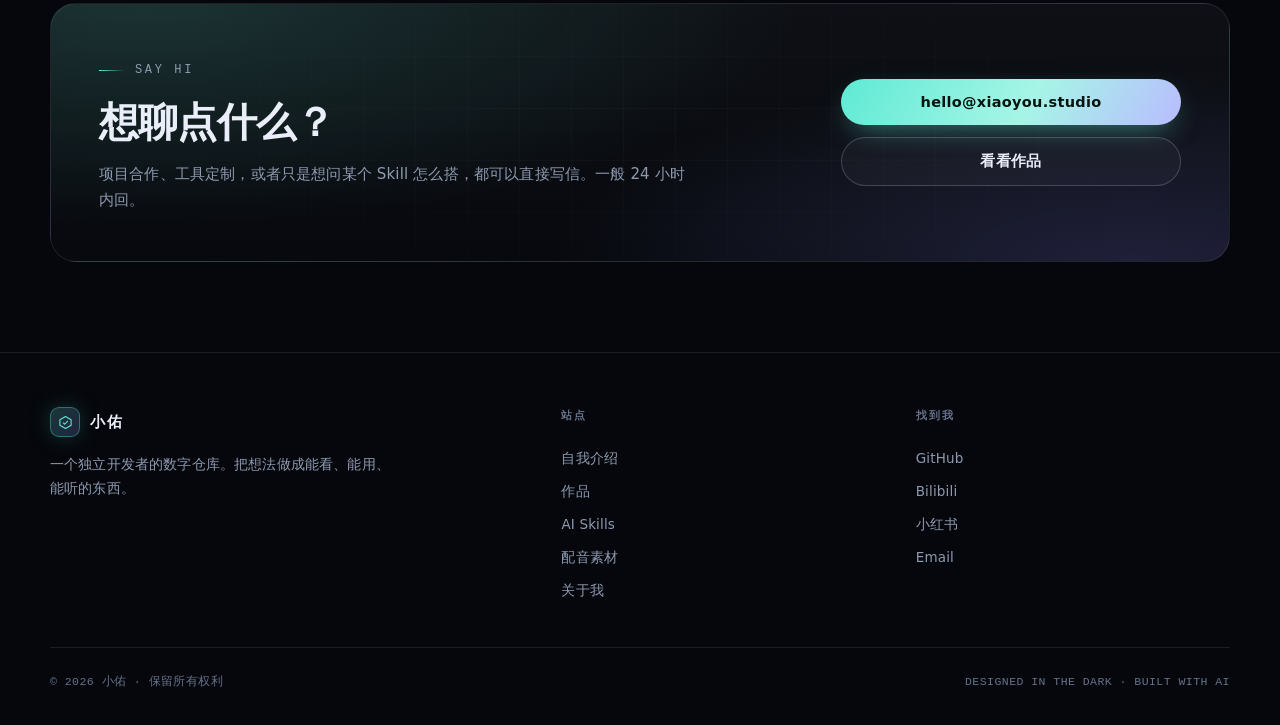
<file: intro.html>
<!DOCTYPE html>
<html lang="zh-CN">
<head>
  <meta charset="UTF-8" />
  <meta name="viewport" content="width=device-width, initial-scale=1" />
  <title>自我介绍 · 小佑</title>
  <meta name="description" content="小佑的自我介绍：独立开发者，现居上海，做网站、工具与 AI 工作流。" />
  <meta name="theme-color" content="#05070c" />
  <link rel="icon" href="assets/img/favicon.svg" type="image/svg+xml" />
  <link rel="stylesheet" href="assets/css/style.css?v=motion20261020" />
</head>
<body data-page="intro">
  <a class="skip-link" href="#main">跳到主要内容</a>

  <div class="bg-layer" aria-hidden="true"></div>
  <div class="grain" aria-hidden="true"></div>

  <header class="site-header">
    <div class="header-inner">
      <a class="logo" href="index.html" aria-label="小佑 首页">
        <span class="logo-mark">
          <svg viewBox="0 0 24 24" fill="none" stroke="currentColor" stroke-width="1.7" stroke-linejoin="round"><path d="M12 2.5 21 7.6v8.8L12 21.5 3 16.4V7.6L12 2.5Z"/><path d="m8.2 12.2 2.6 2.6 5-5.4"/></svg>
        </span>
        <span data-bind="brand">小佑</span>
      </a>

      <nav class="nav" aria-label="主导航">
        <a href="index.html" data-nav="home">首页</a>
        <a href="intro.html" data-nav="intro">介绍</a>
        <a href="works.html" data-nav="works">作品</a>
        <a href="skills.html" data-nav="skills">Skills</a>
        <a href="voice.html" data-nav="voice">配音</a>
        <a href="about.html" data-nav="about">关于</a>
      </nav>

      <div class="header-cta">
        <a class="btn btn-ghost btn-sm" href="#contact">
          <svg viewBox="0 0 24 24" fill="none" stroke="currentColor" stroke-width="1.6" stroke-linecap="round" stroke-linejoin="round"><rect x="3" y="5" width="18" height="14" rx="2"/><path d="m3 7 9 6 9-6"/></svg>
          联系我
        </a>
        <button class="nav-toggle" type="button" aria-label="打开菜单" aria-expanded="false" aria-controls="mobile-menu"><span></span></button>
      </div>
    </div>
  </header>

  <div class="mobile-menu" id="mobile-menu">
    <a href="index.html" data-nav="home">首页 <span>01</span></a>
    <a href="intro.html" data-nav="intro">介绍 <span>02</span></a>
    <a href="works.html" data-nav="works">作品 <span>03</span></a>
    <a href="skills.html" data-nav="skills">Skills <span>04</span></a>
    <a href="voice.html" data-nav="voice">配音 <span>05</span></a>
    <a href="about.html" data-nav="about">关于 <span>06</span></a>
  </div>

  <main id="main">
    <section class="page-head">
      <div class="wrap">
        <span class="eyebrow">INTRO · 自我介绍</span>
        <h1>你好，<br />我是小佑。</h1>
        <p data-intro-lead>一个在上海写代码的人。做网站、做小工具，也把 AI 塞进每天的工作流里——能自动的事，绝不手动做第二遍。</p>
        <div class="head-meta">
          <span class="chip is-accent" data-bind="location">中国 · 上海</span>
          <span class="chip" data-bind="role">独立开发者 · AI 工作流玩家</span>
          <span class="chip" data-bind="available">可接新项目</span>
        </div>
      </div>
    </section>

    <section class="section">
      <div class="wrap">
        <div class="intro-profile">
          <aside class="intro-card" data-reveal>
            <span class="avatar avatar-lg" aria-hidden="true">佑</span>
            <h2 data-bind="name">小佑</h2>
            <p class="intro-role" data-bind="role">独立开发者 · AI 工作流玩家</p>
            <ul class="profile-facts" data-intro-facts>
              <li><span>所在地</span><b>上海</b></li>
              <li><span>身份</span><b>独立开发者</b></li>
              <li><span>在做</span><b>网站 / 工具 / AI 工作流</b></li>
              <li><span>状态</span><b>可接新项目</b></li>
            </ul>
            <a class="btn btn-primary" data-email href="mailto:hello@xiaoyou.studio">写封信给我</a>
          </aside>

          <div class="intro-story" data-reveal style="--d: 100ms">
            <h2 class="intro-story-title">ABOUT ME</h2>
            <div class="about-copy" data-about>
              <p>我是小佑，独立开发者，现居上海。从设计稿到上线，习惯一个人把整条链路跑完：写页面、搭服务、接支付、做数据，哪里缺人就补哪里。</p>
              <p>我真正着迷的不是「AI 能做什么」，而是「哪些事终于可以不用人做了」。所以我把重复的流程写成 Skill：视频、配音、文档、数据各有一条固定流水线，质量稳定，还能反复复用。</p>
              <p>这个站本身也是一件作品：纯静态、零依赖，不加载任何外部字体和追踪脚本。你可以直接右键查看源码，或者把它下载走，改成自己的版本。</p>
            </div>
          </div>
        </div>
      </div>
    </section>

    <section class="section" style="padding-top: 0">
      <div class="wrap">
        <div class="section-head" data-reveal>
          <div>
            <span class="idx">WHAT I DO</span>
            <h2>我在做的事</h2>
            <p>三件事，占了大部分时间。</p>
          </div>
        </div>
        <div class="steps" data-doing></div>
      </div>
    </section>

    <section class="wrap">
      <div class="cta" data-reveal>
        <div class="cta-copy">
          <span class="eyebrow">SAY HI</span>
          <h2>想聊点什么？</h2>
          <p>项目合作、工具定制，或者只是想问某个 Skill 怎么搭，都可以直接写信。一般 24 小时内回。</p>
        </div>
        <div class="cta-contact">
          <div class="cta-actions">
            <a class="btn btn-primary" data-email href="mailto:hello@xiaoyou.studio" data-email-text>hello@xiaoyou.studio</a>
            <a class="btn btn-ghost" href="works.html">看看作品</a>
          </div>
        </div>
      </div>
    </section>
  </main>

  <footer class="site-footer">
    <div class="wrap">
      <div class="footer-grid">
        <div class="footer-brand">
          <a class="logo" href="index.html">
            <span class="logo-mark">
              <svg viewBox="0 0 24 24" fill="none" stroke="currentColor" stroke-width="1.7" stroke-linejoin="round"><path d="M12 2.5 21 7.6v8.8L12 21.5 3 16.4V7.6L12 2.5Z"/><path d="m8.2 12.2 2.6 2.6 5-5.4"/></svg>
            </span>
            <span data-bind="brand">小佑</span>
          </a>
          <p>一个独立开发者的数字仓库。把想法做成能看、能用、能听的东西。</p>
        </div>
        <div class="footer-col">
          <h4>站点</h4>
          <a href="intro.html">自我介绍</a>
          <a href="works.html">作品</a>
          <a href="skills.html">AI Skills</a>
          <a href="voice.html">配音素材</a>
          <a href="about.html">关于我</a>
        </div>
        <div class="footer-col">
          <h4>找到我</h4>
          <div data-socials>
            <a href="https://github.com/" target="_blank" rel="noopener">GitHub</a>
            <a href="https://space.bilibili.com/" target="_blank" rel="noopener">Bilibili</a>
            <a href="mailto:hello@xiaoyou.studio">Email</a>
          </div>
        </div>
      </div>
      <div class="footer-bottom">
        <span>© <span data-year>2026</span> 小佑 · 保留所有权利</span>
        <span>DESIGNED IN THE DARK · BUILT WITH AI</span>
      </div>
    </div>
  </footer>

  <script src="assets/js/data.js"></script>
  <script src="assets/js/main.js?v=motion20261020"></script>
</body>
</html>
</file>
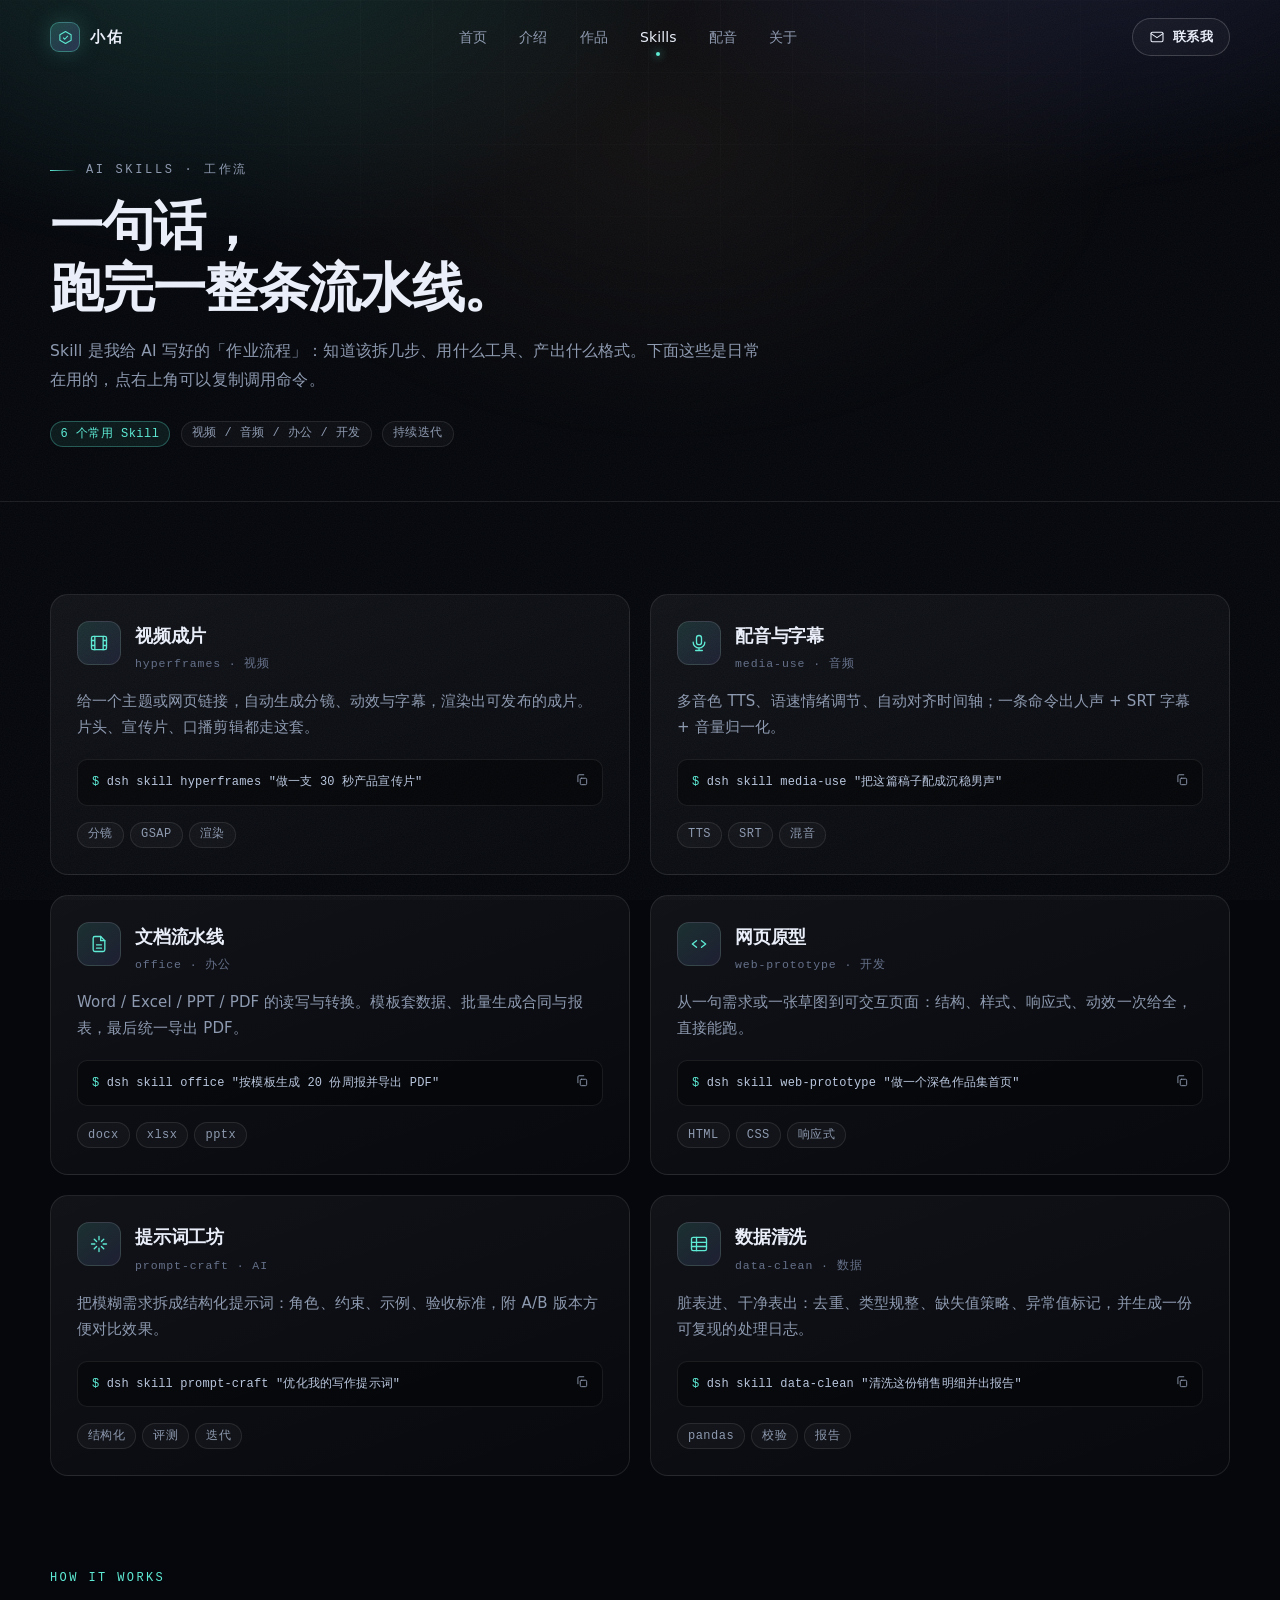
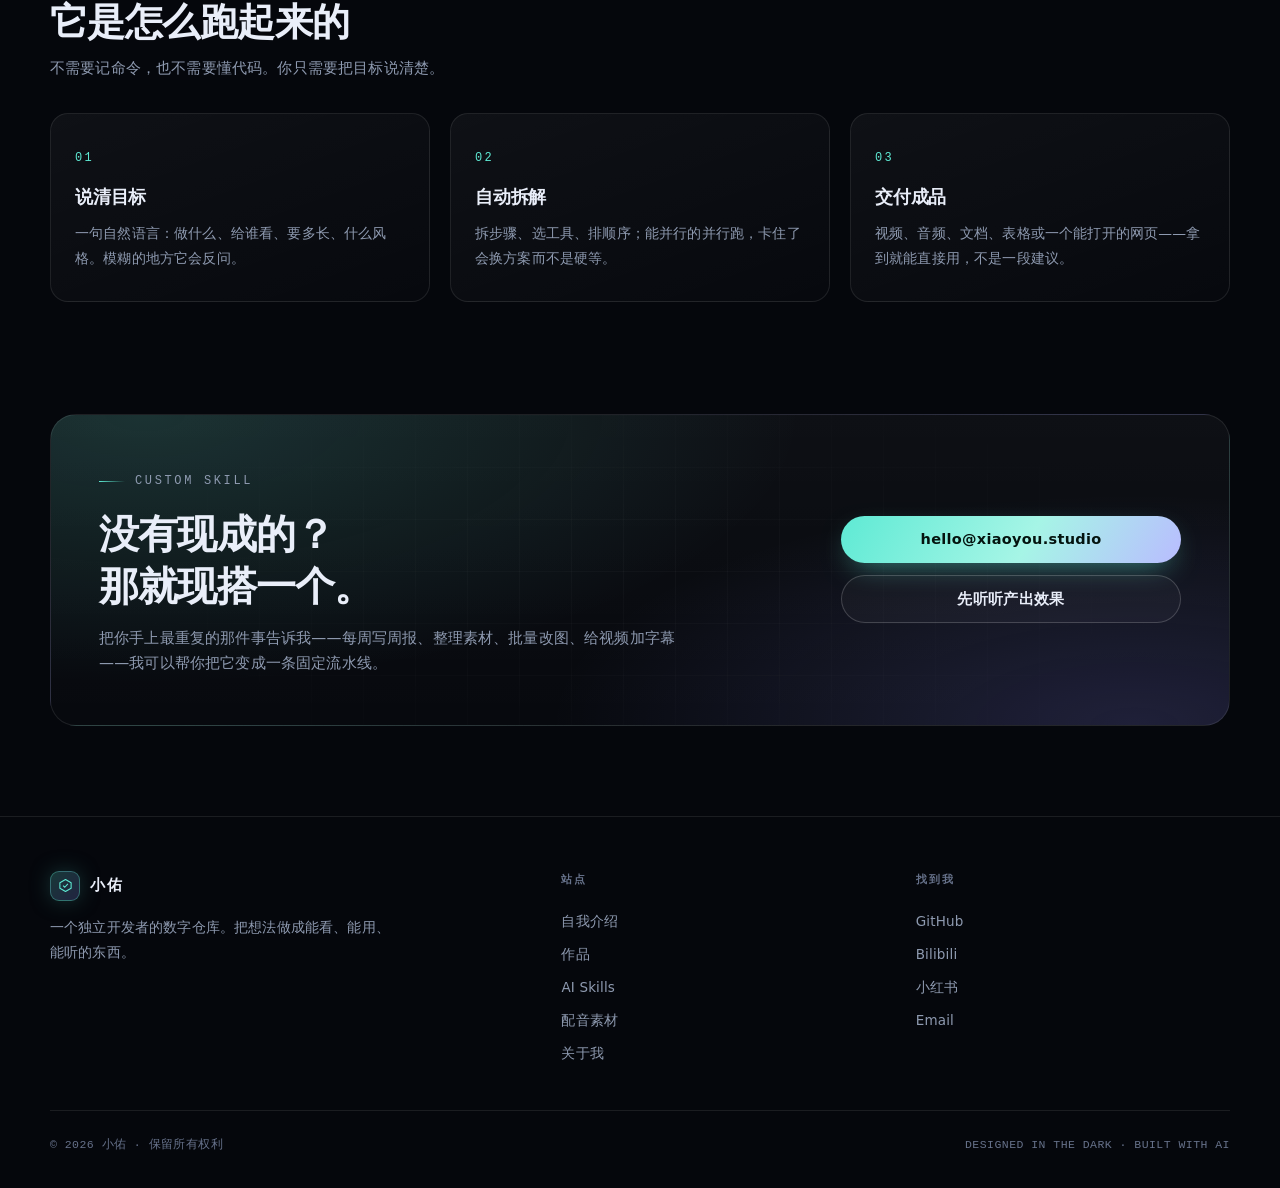
<file: skills.html>
<!DOCTYPE html>
<html lang="zh-CN">
<head>
  <meta charset="UTF-8" />
  <meta name="viewport" content="width=device-width, initial-scale=1" />
  <title>AI Skills · 小佑</title>
  <meta name="description" content="小佑 日常使用的 AI Skills：视频成片、配音字幕、文档流水线、网页原型、提示词工坊、数据清洗。" />
  <meta name="theme-color" content="#05070c" />
  <link rel="icon" href="assets/img/favicon.svg" type="image/svg+xml" />
  <link rel="stylesheet" href="assets/css/style.css?v=motion20261020" />
</head>
<body data-page="skills">
  <a class="skip-link" href="#main">跳到主要内容</a>

  <div class="bg-layer" aria-hidden="true"></div>
  <div class="grain" aria-hidden="true"></div>

  <header class="site-header">
    <div class="header-inner">
      <a class="logo" href="index.html" aria-label="小佑 首页">
        <span class="logo-mark">
          <svg viewBox="0 0 24 24" fill="none" stroke="currentColor" stroke-width="1.7" stroke-linejoin="round"><path d="M12 2.5 21 7.6v8.8L12 21.5 3 16.4V7.6L12 2.5Z"/><path d="m8.2 12.2 2.6 2.6 5-5.4"/></svg>
        </span>
        <span data-bind="brand">小佑</span>
      </a>

      <nav class="nav" aria-label="主导航">
        <a href="index.html" data-nav="home">首页</a>
        <a href="intro.html" data-nav="intro">介绍</a>
        <a href="works.html" data-nav="works">作品</a>
        <a href="skills.html" data-nav="skills">Skills</a>
        <a href="voice.html" data-nav="voice">配音</a>
        <a href="about.html" data-nav="about">关于</a>
      </nav>

      <div class="header-cta">
        <a class="btn btn-ghost btn-sm" href="about.html#contact">
          <svg viewBox="0 0 24 24" fill="none" stroke="currentColor" stroke-width="1.6" stroke-linecap="round" stroke-linejoin="round"><rect x="3" y="5" width="18" height="14" rx="2"/><path d="m3 7 9 6 9-6"/></svg>
          联系我
        </a>
        <button class="nav-toggle" type="button" aria-label="打开菜单" aria-expanded="false" aria-controls="mobile-menu"><span></span></button>
      </div>
    </div>
  </header>

  <div class="mobile-menu" id="mobile-menu">
    <a href="index.html" data-nav="home">首页 <span>01</span></a>
    <a href="intro.html" data-nav="intro">介绍 <span>02</span></a>
    <a href="works.html" data-nav="works">作品 <span>03</span></a>
    <a href="skills.html" data-nav="skills">Skills <span>04</span></a>
    <a href="voice.html" data-nav="voice">配音 <span>05</span></a>
    <a href="about.html" data-nav="about">关于 <span>06</span></a>
  </div>

  <main id="main">
    <section class="page-head">
      <div class="wrap">
        <span class="eyebrow">AI SKILLS · 工作流</span>
        <h1>一句话，<br />跑完一整条流水线。</h1>
        <p>Skill 是我给 AI 写好的「作业流程」：知道该拆几步、用什么工具、产出什么格式。下面这些是日常在用的，点右上角可以复制调用命令。</p>
        <div class="head-meta">
          <span class="chip is-accent">6 个常用 Skill</span>
          <span class="chip">视频 / 音频 / 办公 / 开发</span>
          <span class="chip">持续迭代</span>
        </div>
      </div>
    </section>

    <section class="section">
      <div class="wrap">
        <div class="skill-grid" data-skills></div>
      </div>
    </section>

    <!-- 工作方式 -->
    <section class="section" style="padding-top: 0">
      <div class="wrap">
        <div class="section-head" data-reveal>
          <div>
            <span class="idx">HOW IT WORKS</span>
            <h2>它是怎么跑起来的</h2>
            <p>不需要记命令，也不需要懂代码。你只需要把目标说清楚。</p>
          </div>
        </div>

        <div class="steps">
          <div class="step" data-reveal>
            <span class="step-num">01</span>
            <h3>说清目标</h3>
            <p>一句自然语言：做什么、给谁看、要多长、什么风格。模糊的地方它会反问。</p>
          </div>
          <div class="step" data-reveal style="--d: 90ms">
            <span class="step-num">02</span>
            <h3>自动拆解</h3>
            <p>拆步骤、选工具、排顺序；能并行的并行跑，卡住了会换方案而不是硬等。</p>
          </div>
          <div class="step" data-reveal style="--d: 180ms">
            <span class="step-num">03</span>
            <h3>交付成品</h3>
            <p>视频、音频、文档、表格或一个能打开的网页——拿到就能直接用，不是一段建议。</p>
          </div>
        </div>
      </div>
    </section>

    <section class="wrap">
      <div class="cta" data-reveal>
        <div class="cta-copy">
          <span class="eyebrow">CUSTOM SKILL</span>
          <h2>没有现成的？<br />那就现搭一个。</h2>
          <p>把你手上最重复的那件事告诉我——每周写周报、整理素材、批量改图、给视频加字幕——我可以帮你把它变成一条固定流水线。</p>
        </div>
        <div class="cta-contact">
          <div class="cta-actions">
            <a class="btn btn-primary" data-email href="mailto:hello@xiaoyou.studio" data-email-text>hello@xiaoyou.studio</a>
            <a class="btn btn-ghost" href="voice.html">先听听产出效果</a>
          </div>
        </div>
      </div>
    </section>
  </main>

  <footer class="site-footer">
    <div class="wrap">
      <div class="footer-grid">
        <div class="footer-brand">
          <a class="logo" href="index.html">
            <span class="logo-mark">
              <svg viewBox="0 0 24 24" fill="none" stroke="currentColor" stroke-width="1.7" stroke-linejoin="round"><path d="M12 2.5 21 7.6v8.8L12 21.5 3 16.4V7.6L12 2.5Z"/><path d="m8.2 12.2 2.6 2.6 5-5.4"/></svg>
            </span>
            <span data-bind="brand">小佑</span>
          </a>
          <p>一个独立开发者的数字仓库。把想法做成能看、能用、能听的东西。</p>
        </div>
        <div class="footer-col">
          <h4>站点</h4>
          <a href="intro.html">自我介绍</a>
          <a href="works.html">作品</a>
          <a href="skills.html">AI Skills</a>
          <a href="voice.html">配音素材</a>
          <a href="about.html">关于我</a>
        </div>
        <div class="footer-col">
          <h4>找到我</h4>
          <div data-socials>
            <a href="https://github.com/" target="_blank" rel="noopener">GitHub</a>
            <a href="https://space.bilibili.com/" target="_blank" rel="noopener">Bilibili</a>
            <a href="mailto:hello@xiaoyou.studio">Email</a>
          </div>
        </div>
      </div>
      <div class="footer-bottom">
        <span>© <span data-year>2026</span> 小佑 · 保留所有权利</span>
        <span>DESIGNED IN THE DARK · BUILT WITH AI</span>
      </div>
    </div>
  </footer>

  <script src="assets/js/data.js"></script>
  <script src="assets/js/main.js?v=motion20261020"></script>
</body>
</html>
</file>
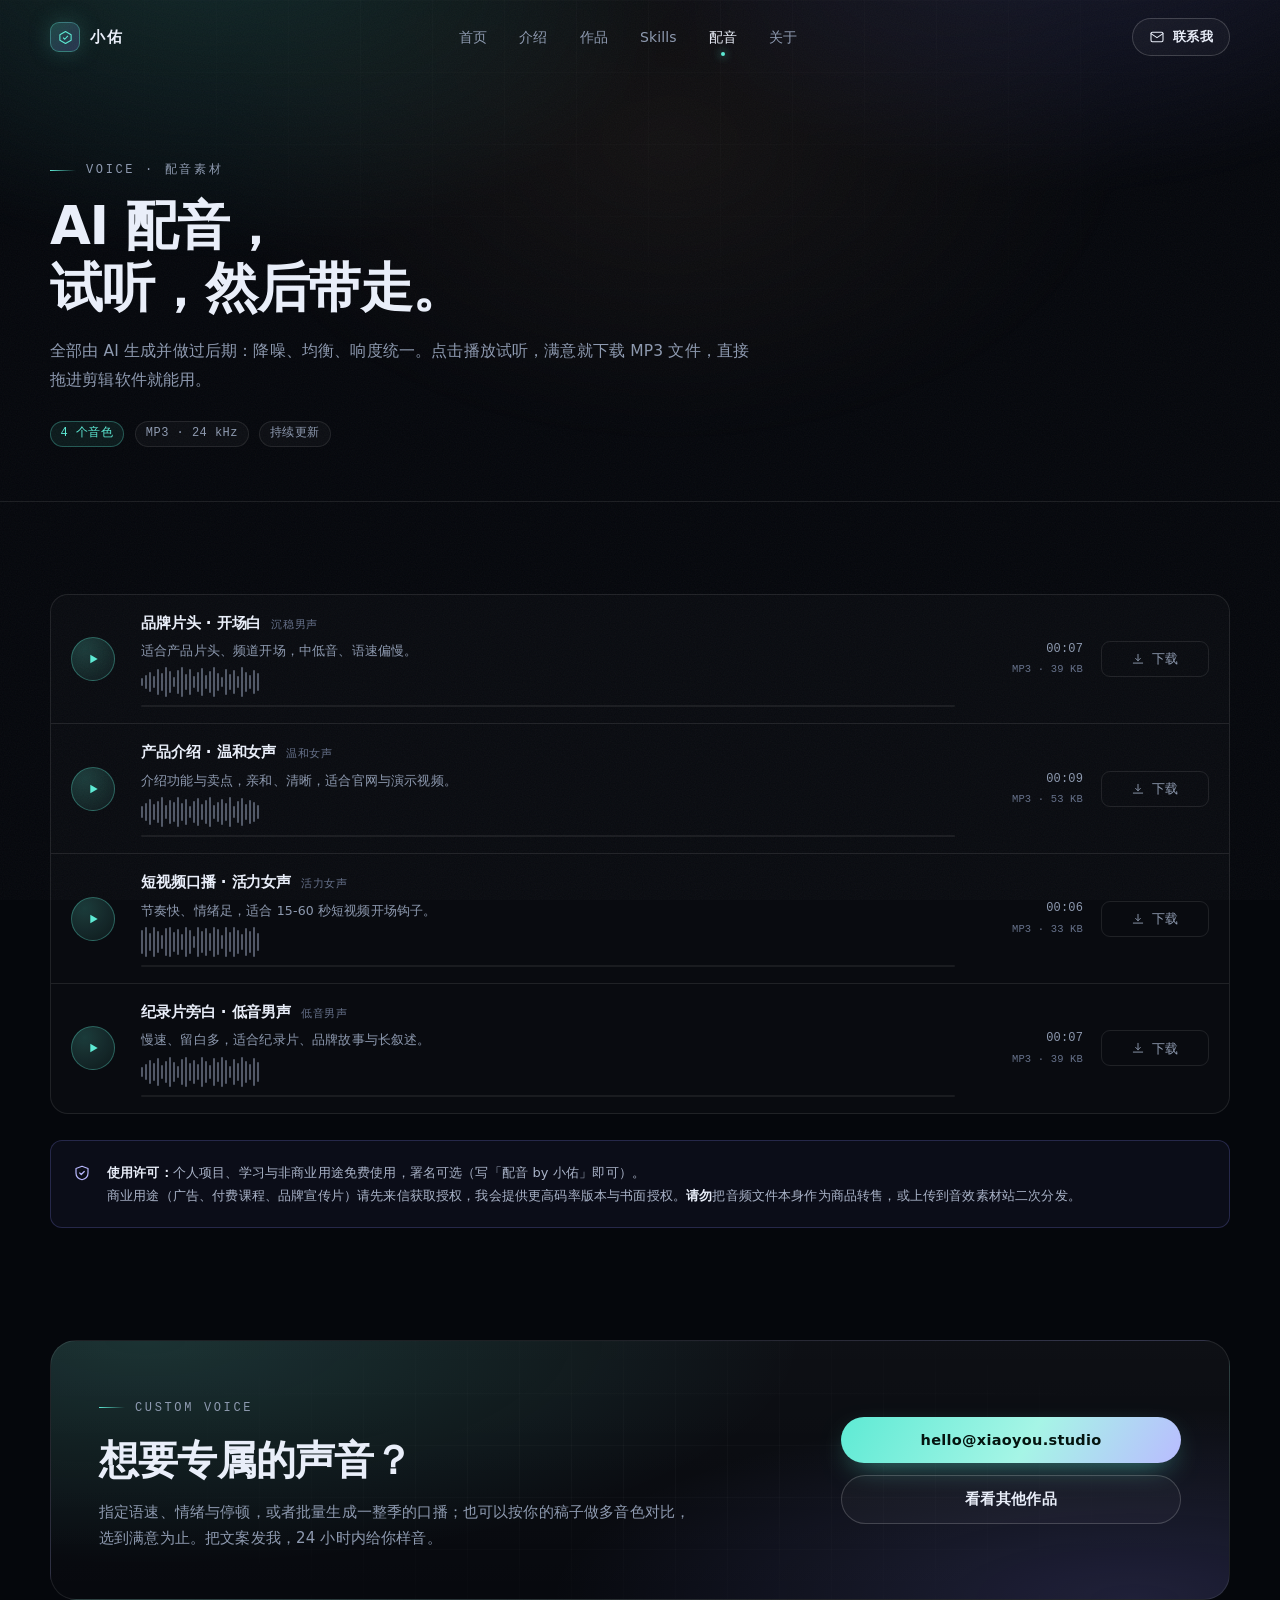
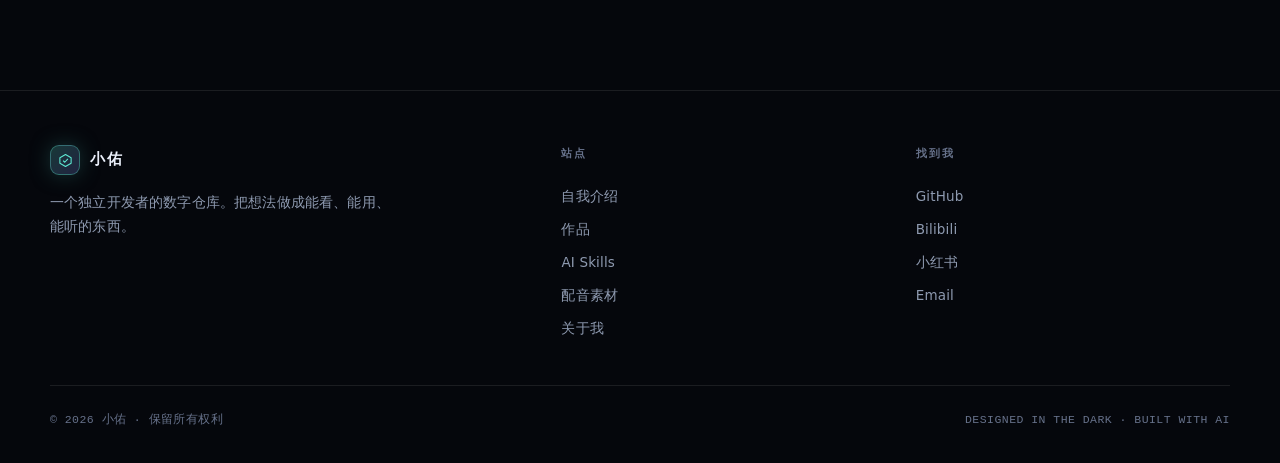
<file: voice.html>
<!DOCTYPE html>
<html lang="zh-CN">
<head>
  <meta charset="UTF-8" />
  <meta name="viewport" content="width=device-width, initial-scale=1" />
  <title>配音素材 · 小佑</title>
  <meta name="description" content="可直接试听与下载的 AI 配音素材，覆盖片头、产品介绍、短视频口播与纪录片旁白。" />
  <meta name="theme-color" content="#05070c" />
  <link rel="icon" href="assets/img/favicon.svg" type="image/svg+xml" />
  <link rel="stylesheet" href="assets/css/style.css?v=motion20261020" />
</head>
<body data-page="voice">
  <a class="skip-link" href="#main">跳到主要内容</a>

  <div class="bg-layer" aria-hidden="true"></div>
  <div class="grain" aria-hidden="true"></div>

  <header class="site-header">
    <div class="header-inner">
      <a class="logo" href="index.html" aria-label="小佑 首页">
        <span class="logo-mark">
          <svg viewBox="0 0 24 24" fill="none" stroke="currentColor" stroke-width="1.7" stroke-linejoin="round"><path d="M12 2.5 21 7.6v8.8L12 21.5 3 16.4V7.6L12 2.5Z"/><path d="m8.2 12.2 2.6 2.6 5-5.4"/></svg>
        </span>
        <span data-bind="brand">小佑</span>
      </a>

      <nav class="nav" aria-label="主导航">
        <a href="index.html" data-nav="home">首页</a>
        <a href="intro.html" data-nav="intro">介绍</a>
        <a href="works.html" data-nav="works">作品</a>
        <a href="skills.html" data-nav="skills">Skills</a>
        <a href="voice.html" data-nav="voice">配音</a>
        <a href="about.html" data-nav="about">关于</a>
      </nav>

      <div class="header-cta">
        <a class="btn btn-ghost btn-sm" href="about.html#contact">
          <svg viewBox="0 0 24 24" fill="none" stroke="currentColor" stroke-width="1.6" stroke-linecap="round" stroke-linejoin="round"><rect x="3" y="5" width="18" height="14" rx="2"/><path d="m3 7 9 6 9-6"/></svg>
          联系我
        </a>
        <button class="nav-toggle" type="button" aria-label="打开菜单" aria-expanded="false" aria-controls="mobile-menu"><span></span></button>
      </div>
    </div>
  </header>

  <div class="mobile-menu" id="mobile-menu">
    <a href="index.html" data-nav="home">首页 <span>01</span></a>
    <a href="intro.html" data-nav="intro">介绍 <span>02</span></a>
    <a href="works.html" data-nav="works">作品 <span>03</span></a>
    <a href="skills.html" data-nav="skills">Skills <span>04</span></a>
    <a href="voice.html" data-nav="voice">配音 <span>05</span></a>
    <a href="about.html" data-nav="about">关于 <span>06</span></a>
  </div>

  <main id="main">
    <section class="page-head">
      <div class="wrap">
        <span class="eyebrow">VOICE · 配音素材</span>
        <h1>AI 配音，<br />试听，然后带走。</h1>
        <p>全部由 AI 生成并做过后期：降噪、均衡、响度统一。点击播放试听，满意就下载 MP3 文件，直接拖进剪辑软件就能用。</p>
        <div class="head-meta">
          <span class="chip is-accent">4 个音色</span>
          <span class="chip">MP3 · 24 kHz</span>
          <span class="chip">持续更新</span>
        </div>
      </div>
    </section>

    <section class="section">
      <div class="wrap">
        <div class="voice-list" data-voices></div>

        <div class="license" data-reveal>
          <svg viewBox="0 0 24 24" fill="none" stroke="currentColor" stroke-width="1.6" stroke-linecap="round" stroke-linejoin="round"><path d="M12 3l8 3v6c0 4.5-3.2 7.8-8 9-4.8-1.2-8-4.5-8-9V6l8-3Z"/><path d="m9 12 2 2 4-4"/></svg>
          <p>
            <strong>使用许可：</strong>个人项目、学习与非商业用途免费使用，署名可选（写「配音 by 小佑」即可）。<br />
            商业用途（广告、付费课程、品牌宣传片）请先来信获取授权，我会提供更高码率版本与书面授权。<strong>请勿</strong>把音频文件本身作为商品转售，或上传到音效素材站二次分发。
          </p>
        </div>
      </div>
    </section>

    <section class="wrap">
      <div class="cta" data-reveal>
        <div class="cta-copy">
          <span class="eyebrow">CUSTOM VOICE</span>
          <h2>想要专属的声音？</h2>
          <p>指定语速、情绪与停顿，或者批量生成一整季的口播；也可以按你的稿子做多音色对比，选到满意为止。把文案发我，24 小时内给你样音。</p>
        </div>
        <div class="cta-contact">
          <div class="cta-actions">
            <a class="btn btn-primary" data-email href="mailto:hello@xiaoyou.studio" data-email-text>hello@xiaoyou.studio</a>
            <a class="btn btn-ghost" href="works.html">看看其他作品</a>
          </div>
        </div>
      </div>
    </section>
  </main>

  <footer class="site-footer">
    <div class="wrap">
      <div class="footer-grid">
        <div class="footer-brand">
          <a class="logo" href="index.html">
            <span class="logo-mark">
              <svg viewBox="0 0 24 24" fill="none" stroke="currentColor" stroke-width="1.7" stroke-linejoin="round"><path d="M12 2.5 21 7.6v8.8L12 21.5 3 16.4V7.6L12 2.5Z"/><path d="m8.2 12.2 2.6 2.6 5-5.4"/></svg>
            </span>
            <span data-bind="brand">小佑</span>
          </a>
          <p>一个独立开发者的数字仓库。把想法做成能看、能用、能听的东西。</p>
        </div>
        <div class="footer-col">
          <h4>站点</h4>
          <a href="intro.html">自我介绍</a>
          <a href="works.html">作品</a>
          <a href="skills.html">AI Skills</a>
          <a href="voice.html">配音素材</a>
          <a href="about.html">关于我</a>
        </div>
        <div class="footer-col">
          <h4>找到我</h4>
          <div data-socials>
            <a href="https://github.com/" target="_blank" rel="noopener">GitHub</a>
            <a href="https://space.bilibili.com/" target="_blank" rel="noopener">Bilibili</a>
            <a href="mailto:hello@xiaoyou.studio">Email</a>
          </div>
        </div>
      </div>
      <div class="footer-bottom">
        <span>© <span data-year>2026</span> 小佑 · 保留所有权利</span>
        <span>DESIGNED IN THE DARK · BUILT WITH AI</span>
      </div>
    </div>
  </footer>

  <script src="assets/js/data.js"></script>
  <script src="assets/js/main.js?v=motion20261020"></script>
</body>
</html>
</file>
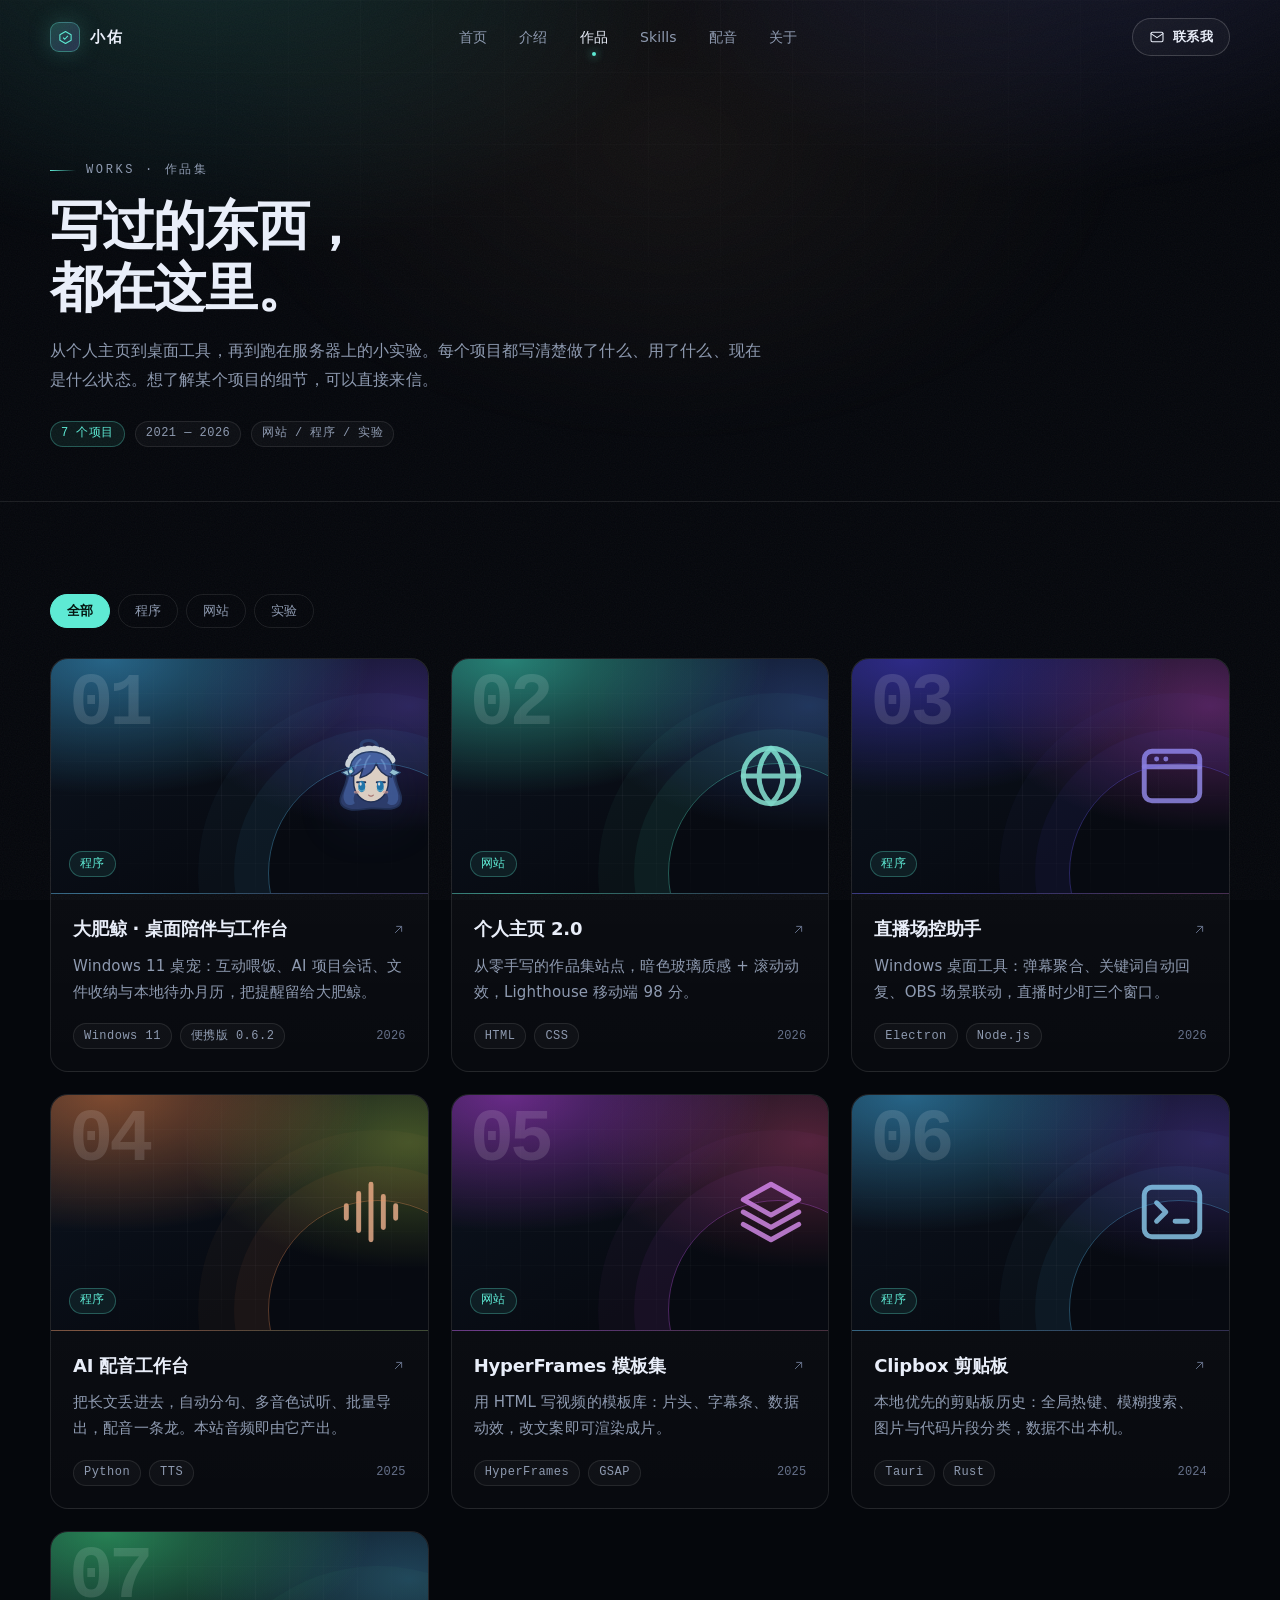
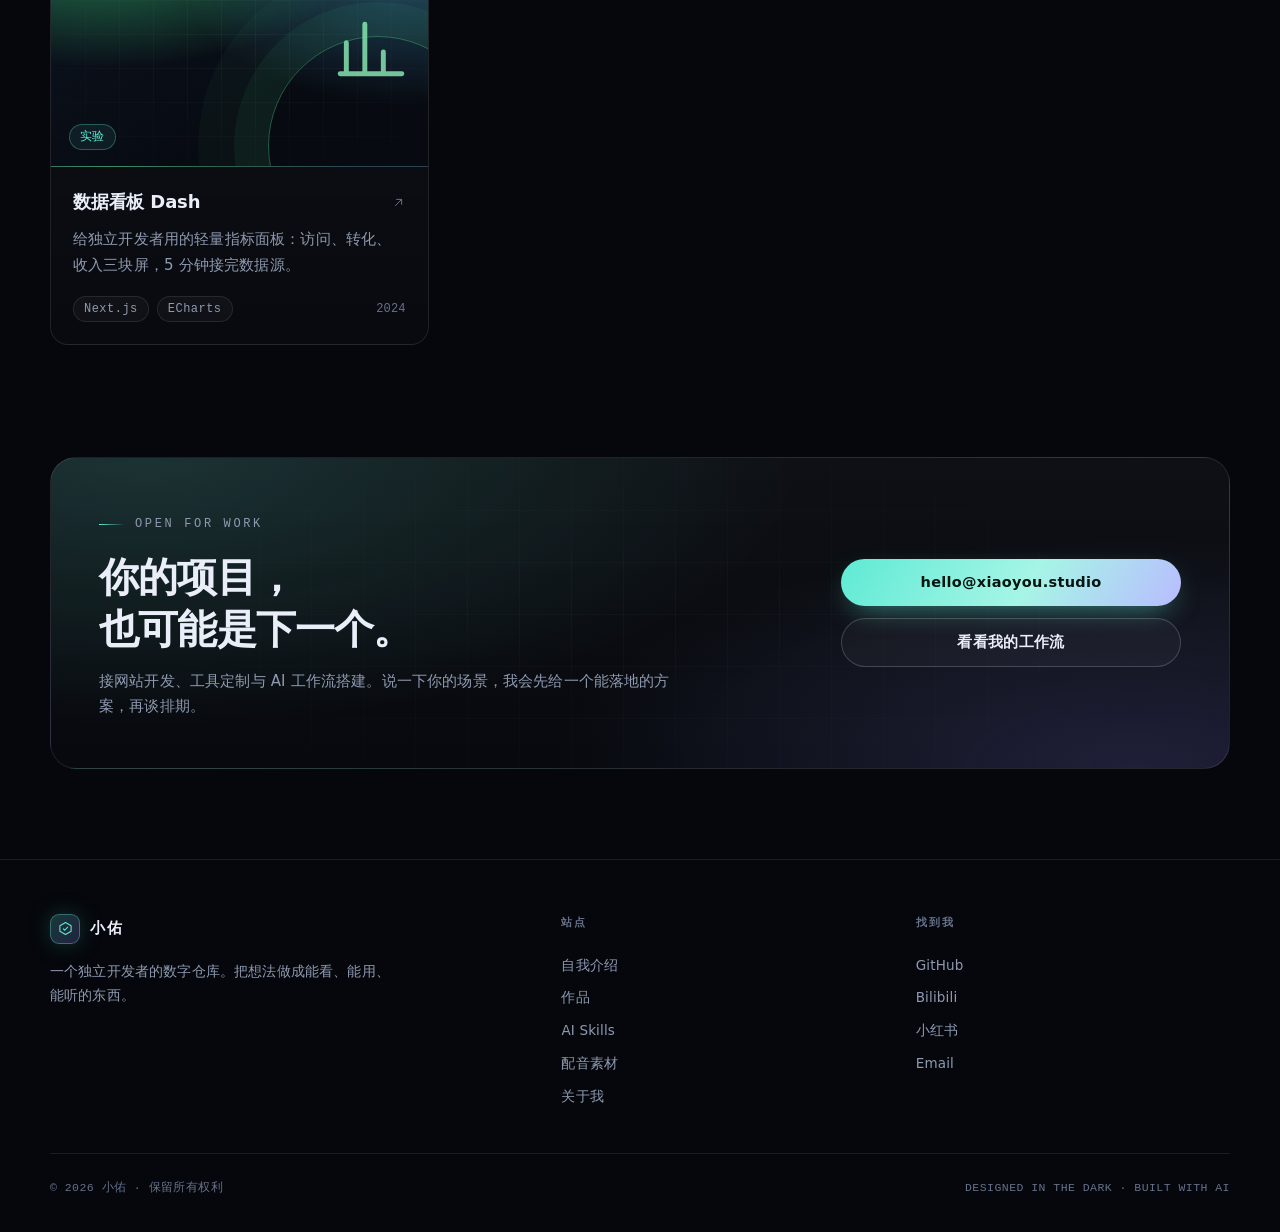
<file: works.html>
<!DOCTYPE html>
<html lang="zh-CN">
<head>
  <meta charset="UTF-8" />
  <meta name="viewport" content="width=device-width, initial-scale=1" />
  <title>作品 · 小佑</title>
  <meta name="description" content="小佑 的作品集：网站、桌面程序与实验项目。" />
  <meta name="theme-color" content="#05070c" />
  <link rel="icon" href="assets/img/favicon.svg" type="image/svg+xml" />
  <link rel="stylesheet" href="assets/css/style.css?v=dafeijing062" />
</head>
<body data-page="works">
  <a class="skip-link" href="#main">跳到主要内容</a>

  <div class="bg-layer" aria-hidden="true"></div>
  <div class="grain" aria-hidden="true"></div>

  <header class="site-header">
    <div class="header-inner">
      <a class="logo" href="index.html" aria-label="小佑 首页">
        <span class="logo-mark">
          <svg viewBox="0 0 24 24" fill="none" stroke="currentColor" stroke-width="1.7" stroke-linejoin="round"><path d="M12 2.5 21 7.6v8.8L12 21.5 3 16.4V7.6L12 2.5Z"/><path d="m8.2 12.2 2.6 2.6 5-5.4"/></svg>
        </span>
        <span data-bind="brand">小佑</span>
      </a>

      <nav class="nav" aria-label="主导航">
        <a href="index.html" data-nav="home">首页</a>
        <a href="intro.html" data-nav="intro">介绍</a>
        <a href="works.html" data-nav="works">作品</a>
        <a href="skills.html" data-nav="skills">Skills</a>
        <a href="voice.html" data-nav="voice">配音</a>
        <a href="about.html" data-nav="about">关于</a>
      </nav>

      <div class="header-cta">
        <a class="btn btn-ghost btn-sm" href="about.html#contact">
          <svg viewBox="0 0 24 24" fill="none" stroke="currentColor" stroke-width="1.6" stroke-linecap="round" stroke-linejoin="round"><rect x="3" y="5" width="18" height="14" rx="2"/><path d="m3 7 9 6 9-6"/></svg>
          联系我
        </a>
        <button class="nav-toggle" type="button" aria-label="打开菜单" aria-expanded="false" aria-controls="mobile-menu"><span></span></button>
      </div>
    </div>
  </header>

  <div class="mobile-menu" id="mobile-menu">
    <a href="index.html" data-nav="home">首页 <span>01</span></a>
    <a href="intro.html" data-nav="intro">介绍 <span>02</span></a>
    <a href="works.html" data-nav="works">作品 <span>03</span></a>
    <a href="skills.html" data-nav="skills">Skills <span>04</span></a>
    <a href="voice.html" data-nav="voice">配音 <span>05</span></a>
    <a href="about.html" data-nav="about">关于 <span>06</span></a>
  </div>

  <main id="main">
    <section class="page-head">
      <div class="wrap">
        <span class="eyebrow">WORKS · 作品集</span>
        <h1>写过的东西，<br />都在这里。</h1>
        <p>从个人主页到桌面工具，再到跑在服务器上的小实验。每个项目都写清楚做了什么、用了什么、现在是什么状态。想了解某个项目的细节，可以直接来信。</p>
        <div class="head-meta">
          <span class="chip is-accent">7 个项目</span>
          <span class="chip">2021 — 2026</span>
          <span class="chip">网站 / 程序 / 实验</span>
        </div>
      </div>
    </section>

    <section class="section">
      <div class="wrap">
        <div class="filters" data-filters></div>
        <div class="work-grid" data-works></div>
      </div>
    </section>

    <section class="wrap">
      <div class="cta" data-reveal>
        <div class="cta-copy">
          <span class="eyebrow">OPEN FOR WORK</span>
          <h2>你的项目，<br />也可能是下一个。</h2>
          <p>接网站开发、工具定制与 AI 工作流搭建。说一下你的场景，我会先给一个能落地的方案，再谈排期。</p>
        </div>
        <div class="cta-contact">
          <div class="cta-actions">
            <a class="btn btn-primary" data-email href="mailto:hello@xiaoyou.studio" data-email-text>hello@xiaoyou.studio</a>
            <a class="btn btn-ghost" href="skills.html">看看我的工作流</a>
          </div>
        </div>
      </div>
    </section>
  </main>

  <footer class="site-footer">
    <div class="wrap">
      <div class="footer-grid">
        <div class="footer-brand">
          <a class="logo" href="index.html">
            <span class="logo-mark">
              <svg viewBox="0 0 24 24" fill="none" stroke="currentColor" stroke-width="1.7" stroke-linejoin="round"><path d="M12 2.5 21 7.6v8.8L12 21.5 3 16.4V7.6L12 2.5Z"/><path d="m8.2 12.2 2.6 2.6 5-5.4"/></svg>
            </span>
            <span data-bind="brand">小佑</span>
          </a>
          <p>一个独立开发者的数字仓库。把想法做成能看、能用、能听的东西。</p>
        </div>
        <div class="footer-col">
          <h4>站点</h4>
          <a href="intro.html">自我介绍</a>
          <a href="works.html">作品</a>
          <a href="skills.html">AI Skills</a>
          <a href="voice.html">配音素材</a>
          <a href="about.html">关于我</a>
        </div>
        <div class="footer-col">
          <h4>找到我</h4>
          <div data-socials>
            <a href="https://github.com/" target="_blank" rel="noopener">GitHub</a>
            <a href="https://space.bilibili.com/" target="_blank" rel="noopener">Bilibili</a>
            <a href="mailto:hello@xiaoyou.studio">Email</a>
          </div>
        </div>
      </div>
      <div class="footer-bottom">
        <span>© <span data-year>2026</span> 小佑 · 保留所有权利</span>
        <span>DESIGNED IN THE DARK · BUILT WITH AI</span>
      </div>
    </div>
  </footer>

  <script src="assets/js/data.js?v=dafeijing062"></script>
  <script src="assets/js/main.js?v=dafeijing062"></script>
</body>
</html>
</file>
<file: assets/css/style.css>
/* ============================================================
   小佑 — 个人作品站 · 全局样式
   想换配色？只改 :root 里的变量即可，其余不用动。
   ============================================================ */

/* ---------- 1. 变量 ---------- */
:root {
  --bg: #05070c;
  --bg-2: #080b12;
  --surface: rgba(255, 255, 255, 0.035);
  --surface-2: rgba(255, 255, 255, 0.065);
  --line: rgba(255, 255, 255, 0.09);
  --line-strong: rgba(255, 255, 255, 0.18);
  --text: #e9eef9;
  --muted: #8e9ab0;
  --muted-2: #66718a;
  --accent: #5eead4;
  --accent-2: #8b8bff;
  --warm: #ffbe7a;
  --danger: #ff7a90;

  --radius: 18px;
  --radius-sm: 12px;

  --sans: "PingFang SC", "HarmonyOS Sans SC", "Microsoft YaHei UI", "Microsoft YaHei",
    "Noto Sans SC", system-ui, -apple-system, "Segoe UI", sans-serif;
  --mono: "JetBrains Mono", "Cascadia Code", "SF Mono", Consolas, "Courier New", monospace;

  --wrap: 1180px;
  --header-h: 76px;
  --ease: cubic-bezier(0.2, 0.7, 0.2, 1);
}

/* ---------- 2. 基础 ---------- */
*,
*::before,
*::after { box-sizing: border-box; }

* { margin: 0; padding: 0; }

html {
  scroll-behavior: smooth;
  -webkit-text-size-adjust: 100%;
}

body {
  background: var(--bg);
  color: var(--text);
  font-family: var(--sans);
  font-size: 16px;
  line-height: 1.7;
  letter-spacing: 0.01em;
  -webkit-font-smoothing: antialiased;
  text-rendering: optimizeLegibility;
  overflow-x: hidden;
}

body.nav-open { overflow: hidden; }

img, svg, audio { display: block; max-width: 100%; }

a { color: inherit; text-decoration: none; }

button {
  font: inherit;
  color: inherit;
  background: none;
  border: 0;
  cursor: pointer;
}

::selection {
  background: rgba(94, 234, 212, 0.28);
  color: #fff;
}

::-webkit-scrollbar { width: 10px; height: 10px; }
::-webkit-scrollbar-track { background: var(--bg); }
::-webkit-scrollbar-thumb {
  background: #1d2534;
  border-radius: 999px;
  border: 2px solid var(--bg);
}
::-webkit-scrollbar-thumb:hover { background: #2b3648; }

:focus-visible {
  outline: 2px solid var(--accent);
  outline-offset: 3px;
  border-radius: 4px;
}

.wrap {
  width: min(var(--wrap), calc(100% - 48px));
  margin-inline: auto;
}

.sr-only {
  position: absolute;
  width: 1px; height: 1px;
  padding: 0; margin: -1px;
  overflow: hidden;
  clip: rect(0 0 0 0);
  white-space: nowrap;
  border: 0;
}

.skip-link {
  position: absolute;
  left: 16px; top: -60px;
  z-index: 200;
  padding: 10px 16px;
  background: var(--accent);
  color: #04120f;
  border-radius: 8px;
  font-weight: 600;
  transition: top 0.2s var(--ease);
}
.skip-link:focus { top: 16px; }

/* ---------- 3. 背景层 ---------- */
.bg-layer {
  position: fixed;
  inset: 0;
  z-index: -1;
  pointer-events: none;
  overflow: hidden;
}

.bg-layer::before {
  content: "";
  position: absolute;
  inset: -20% -10% auto;
  height: 90vh;
  background:
    radial-gradient(46% 60% at 22% 12%, rgba(94, 234, 212, 0.16), transparent 70%),
    radial-gradient(44% 58% at 78% 4%, rgba(139, 139, 255, 0.17), transparent 72%),
    radial-gradient(40% 50% at 52% 40%, rgba(255, 190, 122, 0.06), transparent 75%);
  filter: blur(10px);
}

.bg-layer::after {
  content: "";
  position: absolute;
  inset: 0;
  background-image:
    linear-gradient(to right, rgba(255, 255, 255, 0.035) 1px, transparent 1px),
    linear-gradient(to bottom, rgba(255, 255, 255, 0.035) 1px, transparent 1px);
  background-size: 72px 72px;
  mask-image: radial-gradient(ellipse 80% 60% at 50% 0%, #000 0%, transparent 78%);
  -webkit-mask-image: radial-gradient(ellipse 80% 60% at 50% 0%, #000 0%, transparent 78%);
  opacity: 0.55;
}

.grain {
  position: fixed;
  inset: 0;
  z-index: -1;
  pointer-events: none;
  opacity: 0.045;
  background-image: url("data:image/svg+xml,%3Csvg xmlns='http://www.w3.org/2000/svg' width='160' height='160'%3E%3Cfilter id='n'%3E%3CfeTurbulence type='fractalNoise' baseFrequency='0.85' numOctaves='3'/%3E%3C/filter%3E%3Crect width='160' height='160' filter='url(%23n)'/%3E%3C/svg%3E");
}

/* ---------- 4. 头部导航 ---------- */
.site-header {
  position: fixed;
  inset: 0 0 auto;
  z-index: 100;
  height: var(--header-h);
  display: flex;
  align-items: center;
  border-bottom: 1px solid transparent;
  transition: background 0.3s var(--ease), border-color 0.3s var(--ease), backdrop-filter 0.3s;
}

.site-header.is-stuck {
  background: rgba(5, 7, 12, 0.72);
  border-bottom-color: var(--line);
  backdrop-filter: blur(18px) saturate(140%);
  -webkit-backdrop-filter: blur(18px) saturate(140%);
}

.header-inner {
  display: flex;
  align-items: center;
  justify-content: space-between;
  gap: 24px;
  width: min(var(--wrap), calc(100% - 48px));
  margin-inline: auto;
}

.logo {
  display: inline-flex;
  align-items: center;
  gap: 10px;
  font-weight: 700;
  letter-spacing: 0.14em;
  font-size: 15px;
}

.logo-mark {
  width: 30px;
  height: 30px;
  display: grid;
  place-items: center;
  border-radius: 9px;
  background: linear-gradient(135deg, rgba(94, 234, 212, 0.22), rgba(139, 139, 255, 0.22));
  border: 1px solid rgba(94, 234, 212, 0.35);
  box-shadow: 0 0 24px -6px rgba(94, 234, 212, 0.5);
  color: var(--accent);
}
.logo-mark svg { width: 15px; height: 15px; }

.nav {
  display: flex;
  align-items: center;
  gap: 4px;
}

.nav a {
  position: relative;
  padding: 8px 14px;
  font-size: 14px;
  color: var(--muted);
  border-radius: 999px;
  transition: color 0.2s, background 0.2s;
}
.nav a:hover { color: var(--text); background: rgba(255, 255, 255, 0.05); }
.nav a.is-active { color: var(--text); }
.nav a.is-active::after {
  content: "";
  position: absolute;
  left: 50%;
  bottom: 1px;
  width: 4px;
  height: 4px;
  border-radius: 50%;
  background: var(--accent);
  transform: translateX(-50%);
  box-shadow: 0 0 8px var(--accent);
}

.header-cta { display: flex; align-items: center; gap: 12px; }

.nav-toggle {
  display: none;
  width: 42px;
  height: 42px;
  border: 1px solid var(--line);
  border-radius: 12px;
  place-items: center;
  background: var(--surface);
}
.nav-toggle span {
  display: block;
  width: 16px;
  height: 1.5px;
  background: var(--text);
  position: relative;
  transition: 0.25s var(--ease);
}
.nav-toggle span::before,
.nav-toggle span::after {
  content: "";
  position: absolute;
  left: 0;
  width: 16px;
  height: 1.5px;
  background: var(--text);
  transition: 0.25s var(--ease);
}
.nav-toggle span::before { top: -5px; }
.nav-toggle span::after { top: 5px; }
body.nav-open .nav-toggle span { background: transparent; }
body.nav-open .nav-toggle span::before { top: 0; transform: rotate(45deg); }
body.nav-open .nav-toggle span::after { top: 0; transform: rotate(-45deg); }

.mobile-menu {
  position: fixed;
  inset: var(--header-h) 0 auto;
  z-index: 99;
  display: none;
  flex-direction: column;
  padding: 14px 24px 30px;
  background: rgba(5, 7, 12, 0.97);
  border-bottom: 1px solid var(--line);
  backdrop-filter: blur(20px);
}
.mobile-menu a {
  padding: 14px 4px;
  font-size: 17px;
  border-bottom: 1px solid rgba(255, 255, 255, 0.06);
  display: flex;
  justify-content: space-between;
  align-items: center;
}
.mobile-menu a span { color: var(--muted-2); font-family: var(--mono); font-size: 12px; }
body.nav-open .mobile-menu { display: flex; }

/* ---------- 5. 按钮 / 标签 ---------- */
.btn {
  display: inline-flex;
  align-items: center;
  justify-content: center;
  gap: 8px;
  height: 46px;
  padding: 0 22px;
  border-radius: 999px;
  font-size: 14.5px;
  font-weight: 600;
  letter-spacing: 0.02em;
  white-space: nowrap;
  transition: transform 0.25s var(--ease), box-shadow 0.25s, background 0.25s, border-color 0.25s;
}
.btn svg { width: 16px; height: 16px; }

.btn-primary {
  color: #04140f;
  background: linear-gradient(120deg, var(--accent), #a6f5e6 55%, #b9bcff);
  box-shadow: 0 10px 30px -12px rgba(94, 234, 212, 0.7);
}
.btn-primary:hover {
  transform: translateY(-2px);
  box-shadow: 0 16px 38px -12px rgba(94, 234, 212, 0.85);
}

.btn-ghost {
  border: 1px solid var(--line-strong);
  color: var(--text);
  background: rgba(255, 255, 255, 0.03);
}
.btn-ghost:hover {
  transform: translateY(-2px);
  background: rgba(255, 255, 255, 0.07);
  border-color: rgba(255, 255, 255, 0.3);
}

.btn-sm { height: 38px; padding: 0 16px; font-size: 13px; }

.text-link {
  display: inline-flex;
  align-items: center;
  gap: 6px;
  color: var(--accent);
  font-size: 14px;
  font-weight: 500;
  transition: gap 0.2s var(--ease), color 0.2s;
}
.text-link:hover { gap: 10px; color: #9df3e6; }
.text-link svg { width: 14px; height: 14px; }

.chip {
  display: inline-flex;
  align-items: center;
  gap: 6px;
  height: 26px;
  padding: 0 10px;
  border-radius: 999px;
  border: 1px solid var(--line);
  background: rgba(255, 255, 255, 0.03);
  font-size: 12px;
  color: var(--muted);
  font-family: var(--mono);
  letter-spacing: 0.04em;
  white-space: nowrap;
}
.chip.is-accent {
  color: var(--accent);
  border-color: rgba(94, 234, 212, 0.3);
  background: rgba(94, 234, 212, 0.08);
}

.eyebrow {
  display: inline-flex;
  align-items: center;
  gap: 10px;
  font-family: var(--mono);
  font-size: 12px;
  letter-spacing: 0.22em;
  text-transform: uppercase;
  color: var(--muted);
}
.eyebrow::before {
  content: "";
  width: 26px;
  height: 1px;
  background: linear-gradient(90deg, var(--accent), transparent);
}

.dot-live {
  width: 6px;
  height: 6px;
  border-radius: 50%;
  background: var(--accent);
  box-shadow: 0 0 0 0 rgba(94, 234, 212, 0.6);
  animation: pulse 2.4s infinite;
}
@keyframes pulse {
  0% { box-shadow: 0 0 0 0 rgba(94, 234, 212, 0.5); }
  70% { box-shadow: 0 0 0 8px rgba(94, 234, 212, 0); }
  100% { box-shadow: 0 0 0 0 rgba(94, 234, 212, 0); }
}

/* ---------- 6. 首页 Hero ---------- */
.hero {
  position: relative;
  padding: calc(var(--header-h) + 84px) 0 40px;
}
.hero-grid {
  display: grid;
  grid-template-columns: 1.06fr 0.94fr;
  align-items: center;
  gap: 56px;
}
.hero-grid > * { min-width: 0; }

.hero-badge {
  display: inline-flex;
  align-items: center;
  gap: 10px;
  height: 34px;
  padding: 0 14px 0 12px;
  border-radius: 999px;
  border: 1px solid rgba(94, 234, 212, 0.24);
  background: rgba(94, 234, 212, 0.06);
  font-size: 12.5px;
  color: #bff5ec;
  margin-bottom: 26px;
}

.hero h1 {
  font-size: clamp(2.9rem, 5.6vw, 4.35rem);
  line-height: 1.12;
  letter-spacing: -0.02em;
  font-weight: 700;
  margin-bottom: 24px;
}

.grad {
  background: linear-gradient(100deg, var(--accent) 0%, #a9f7e9 34%, var(--accent-2) 78%);
  -webkit-background-clip: text;
  background-clip: text;
  color: transparent;
}

.hero p.lead {
  font-size: 16.5px;
  color: var(--muted);
  max-width: 34em;
  line-height: 1.85;
}

.hero-actions {
  display: flex;
  flex-wrap: wrap;
  gap: 12px;
  margin-top: 34px;
}

.hero-note {
  display: flex;
  flex-wrap: wrap;
  align-items: center;
  gap: 8px;
  margin-top: 26px;
  font-family: var(--mono);
  font-size: 12px;
  color: var(--muted-2);
}

/* 终端卡片 */
.hero-visual { position: relative; }

.terminal {
  position: relative;
  border: 1px solid var(--line);
  border-radius: 16px;
  background:
    linear-gradient(180deg, rgba(17, 23, 35, 0.95), rgba(7, 10, 16, 0.98));
  box-shadow:
    0 50px 100px -50px #000,
    0 0 0 1px rgba(255, 255, 255, 0.02) inset,
    0 30px 90px -60px rgba(94, 234, 212, 0.5);
  overflow: hidden;
  transform: rotate(-1.1deg);
  transition: transform 0.5s var(--ease);
}
.terminal:hover { transform: rotate(0deg) translateY(-4px); }

.terminal::after {
  content: "";
  position: absolute;
  inset: 0;
  background: linear-gradient(120deg, transparent 40%, rgba(255, 255, 255, 0.05) 50%, transparent 60%);
  transform: translateX(-100%);
  transition: transform 1.1s var(--ease);
  pointer-events: none;
}
.terminal:hover::after { transform: translateX(100%); }

.term-bar {
  display: flex;
  align-items: center;
  gap: 8px;
  padding: 12px 14px;
  border-bottom: 1px solid rgba(255, 255, 255, 0.07);
  background: rgba(255, 255, 255, 0.02);
}
.term-dots { display: flex; gap: 6px; }
.term-dots i {
  width: 9px; height: 9px;
  border-radius: 50%;
  background: #2b3444;
}
.term-dots i:first-child { background: #ff6b81; }
.term-dots i:nth-child(2) { background: #ffc75f; }
.term-dots i:nth-child(3) { background: #4ade80; }
.term-title {
  margin-inline: auto;
  font-family: var(--mono);
  font-size: 11.5px;
  color: var(--muted-2);
  letter-spacing: 0.06em;
}

.term-body {
  padding: 20px 20px 26px;
  font-family: var(--mono);
  font-size: 13px;
  line-height: 2;
  color: #c3cbdb;
  min-height: 300px;
}
.term-body .ln { white-space: pre-wrap; word-break: break-word; overflow-wrap: anywhere; }
.term-body .cmd { color: #f2f6ff; }
.term-body .cmd::before { content: "$ "; color: var(--accent); }
.term-body .out { color: var(--muted); }
.term-body .key { color: var(--accent-2); }
.term-body .str { color: var(--warm); }
.term-body .ok { color: var(--accent); }
.term-body .caret {
  display: inline-block;
  width: 7px;
  height: 15px;
  background: var(--accent);
  vertical-align: -2px;
  animation: blink 1.1s steps(1) infinite;
}
@keyframes blink { 50% { opacity: 0; } }

.float-chip {
  position: absolute;
  z-index: 3;
  display: inline-flex;
  align-items: center;
  gap: 8px;
  padding: 9px 14px;
  border-radius: 12px;
  border: 1px solid var(--line-strong);
  background: rgba(10, 14, 22, 0.92);
  backdrop-filter: blur(10px);
  font-family: var(--mono);
  font-size: 11.5px;
  color: #cdd6e6;
  box-shadow: 0 20px 40px -20px #000;
  animation: float 6s ease-in-out infinite;
}
.float-chip.a { top: -18px; right: 12px; color: var(--accent); }
.float-chip.b { bottom: -18px; left: -18px; animation-delay: -3s; color: #c9c9ff; }
@keyframes float {
  0%, 100% { transform: translateY(0); }
  50% { transform: translateY(-9px); }
}

/* ---------- 7. 跑马灯 ---------- */
.marquee {
  position: relative;
  -webkit-mask-image: linear-gradient(90deg, transparent, #000 12%, #000 88%, transparent);
  mask-image: linear-gradient(90deg, transparent, #000 12%, #000 88%, transparent);
  margin-top: 74px;
  border-block: 1px solid var(--line);
  padding: 14px 0;
  overflow: hidden;
}
.marquee-track {
  display: flex;
  width: max-content;
  gap: 34px;
  animation: scroll 32s linear infinite;
}
.marquee-track span {
  display: inline-flex;
  align-items: center;
  gap: 34px;
  font-family: var(--mono);
  font-size: 12px;
  letter-spacing: 0.18em;
  text-transform: uppercase;
  color: var(--muted-2);
  white-space: nowrap;
}
.marquee-track span::after {
  content: "✦";
  color: rgba(94, 234, 212, 0.5);
  letter-spacing: 0;
}
@keyframes scroll {
  to { transform: translateX(-50%); }
}

/* ---------- 8. 区块标题 ---------- */
.section { padding: 92px 0; }
.section-sm { padding: 56px 0; }
/* 统计区与作品区共享留白，避免两个区块的 padding 叠加过大。 */
.hero + .section { padding-top: 60px; }

.section-head {
  display: flex;
  align-items: flex-end;
  justify-content: space-between;
  gap: 30px;
  margin-bottom: 32px;
}
.section-head .idx {
  font-family: var(--mono);
  font-size: 12px;
  color: var(--accent);
  letter-spacing: 0.2em;
  display: block;
  margin-bottom: 10px;
}
.section-head h2 {
  font-size: clamp(1.7rem, 3.2vw, 2.35rem);
  line-height: 1.25;
  letter-spacing: -0.015em;
  font-weight: 650;
}
.section-head p {
  color: var(--muted);
  font-size: 15px;
  margin-top: 10px;
  max-width: 42em;
}

/* ---------- 9. 作品卡片 ---------- */
.work-grid {
  display: grid;
  grid-template-columns: repeat(3, minmax(0, 1fr));
  gap: 22px;
}
.work-grid.two { grid-template-columns: repeat(2, 1fr); }

.work-card {
  position: relative;
  display: flex;
  flex-direction: column;
  border: 1px solid var(--line);
  border-radius: var(--radius);
  background: linear-gradient(180deg, rgba(255, 255, 255, 0.045), rgba(255, 255, 255, 0.015));
  overflow: hidden;
  transition: transform 0.4s var(--ease), border-color 0.3s, box-shadow 0.4s;
}
.work-card:hover {
  transform: translateY(-5px);
  border-color: rgba(255, 255, 255, 0.2);
  box-shadow: 0 30px 60px -30px rgba(0, 0, 0, 0.9);
}

/* 悬停光斑 */
.work-card::before {
  content: "";
  position: absolute;
  inset: 0;
  z-index: 2;
  pointer-events: none;
  opacity: 0;
  transition: opacity 0.35s;
  background: radial-gradient(320px circle at var(--mx, 50%) var(--my, 0%), rgba(255, 255, 255, 0.08), transparent 62%);
}
.work-card:hover::before { opacity: 1; }

.cover {
  position: relative;
  aspect-ratio: 16 / 10;
  overflow: hidden;
  background:
    radial-gradient(120% 100% at 15% 0%, hsla(var(--h, 170), 85%, 60%, 0.5), transparent 58%),
    radial-gradient(100% 90% at 95% 20%, hsla(calc(var(--h, 170) + 55), 80%, 62%, 0.32), transparent 60%),
    linear-gradient(150deg, #0c1420, #070a11 70%);
  border-bottom: 1px solid var(--line);
}
.cover::before {
  content: "";
  position: absolute;
  inset: 0;
  background-image:
    linear-gradient(to right, rgba(255, 255, 255, 0.06) 1px, transparent 1px),
    linear-gradient(to bottom, rgba(255, 255, 255, 0.06) 1px, transparent 1px);
  background-size: 34px 34px;
  mask-image: radial-gradient(80% 80% at 50% 50%, #000, transparent 85%);
  -webkit-mask-image: radial-gradient(80% 80% at 50% 50%, #000, transparent 85%);
  opacity: 0.7;
}
.cover::after {
  content: "";
  position: absolute;
  width: 220px;
  height: 220px;
  right: -60px;
  bottom: -90px;
  border-radius: 50%;
  border: 1px solid hsla(var(--h, 170), 85%, 65%, 0.35);
  box-shadow: 0 0 0 34px hsla(var(--h, 170), 85%, 65%, 0.05), 0 0 0 70px hsla(var(--h, 170), 85%, 65%, 0.03);
  transition: transform 0.6s var(--ease);
}
.work-card:hover .cover::after { transform: scale(1.12) translate(-6px, -6px); }

.cover-num {
  position: absolute;
  left: 18px;
  top: 8px;
  font-family: var(--mono);
  font-size: 74px;
  font-weight: 700;
  line-height: 1;
  color: rgba(255, 255, 255, 0.13);
  letter-spacing: -0.06em;
}
.cover-type {
  position: absolute;
  left: 18px;
  bottom: 16px;
  z-index: 1;
}
.cover-glyph {
  position: absolute;
  right: 20px;
  top: 50%;
  transform: translateY(-50%);
  width: 74px;
  height: 74px;
  color: hsla(var(--h, 170), 90%, 78%, 0.9);
  opacity: 0.85;
}
.cover-glyph svg { width: 100%; height: 100%; }

.work-body {
  display: flex;
  flex-direction: column;
  flex: 1;
  padding: 20px 22px 22px;
}
.work-body h3 {
  font-size: 18px;
  font-weight: 620;
  letter-spacing: -0.01em;
  display: flex;
  align-items: center;
  justify-content: space-between;
  gap: 12px;
}
.work-body h3 svg {
  width: 15px; height: 15px;
  flex: none;
  color: var(--muted-2);
  transition: transform 0.3s var(--ease), color 0.3s;
}
.work-card:hover h3 svg { transform: translate(3px, -3px); color: var(--accent); }

.work-body p {
  margin-top: 8px;
  font-size: 15px;
  color: var(--muted);
  line-height: 1.75;
}

.work-meta {
  display: flex;
  align-items: center;
  gap: 8px;
  flex-wrap: wrap;
  margin-top: auto;
  padding-top: 18px;
}
.work-meta .year {
  margin-left: auto;
  font-family: var(--mono);
  font-size: 12px;
  color: var(--muted-2);
}

/* 过滤器 */
.filters {
  display: flex;
  flex-wrap: wrap;
  gap: 8px;
  margin-bottom: 30px;
}
.filter {
  height: 34px;
  padding: 0 16px;
  border-radius: 999px;
  border: 1px solid var(--line);
  color: var(--muted);
  font-size: 13px;
  transition: 0.2s var(--ease);
}
.filter:hover { color: var(--text); border-color: var(--line-strong); }
.filter.is-active {
  color: #04140f;
  background: var(--accent);
  border-color: var(--accent);
  font-weight: 600;
}

/* ---------- 10. Skills ---------- */
.skill-grid {
  display: grid;
  grid-template-columns: repeat(2, 1fr);
  gap: 20px;
}

.skill-card {
  position: relative;
  padding: 26px;
  border: 1px solid var(--line);
  border-radius: var(--radius);
  background: linear-gradient(160deg, rgba(255, 255, 255, 0.05), rgba(255, 255, 255, 0.012));
  transition: transform 0.4s var(--ease), border-color 0.3s, background 0.3s;
  overflow: hidden;
}
.skill-card:hover {
  transform: translateY(-4px);
  border-color: rgba(94, 234, 212, 0.3);
  background: linear-gradient(160deg, rgba(94, 234, 212, 0.07), rgba(255, 255, 255, 0.012));
}
.skill-top {
  display: flex;
  align-items: flex-start;
  gap: 14px;
  margin-bottom: 14px;
}
.skill-icon {
  flex: none;
  width: 44px;
  height: 44px;
  display: grid;
  place-items: center;
  border-radius: 12px;
  border: 1px solid rgba(255, 255, 255, 0.12);
  background: linear-gradient(140deg, rgba(94, 234, 212, 0.14), rgba(139, 139, 255, 0.12));
  color: var(--accent);
}
.skill-icon svg { width: 20px; height: 20px; }
.skill-card h3 { font-size: 18px; font-weight: 620; letter-spacing: -0.01em; }
.skill-card .skill-en {
  font-family: var(--mono);
  font-size: 11.5px;
  color: var(--muted-2);
  letter-spacing: 0.08em;
  margin-top: 3px;
}
.skill-card p.desc {
  font-size: 15px;
  color: var(--muted);
  line-height: 1.78;
  margin-bottom: 18px;
}

.snippet {
  position: relative;
  border: 1px solid rgba(255, 255, 255, 0.08);
  border-radius: 10px;
  background: rgba(0, 0, 0, 0.35);
  padding: 12px 44px 12px 14px;
  font-family: var(--mono);
  font-size: 12px;
  line-height: 1.7;
  color: #b9c6dd;
  overflow-x: auto;
  white-space: pre;
}
.snippet::before { content: "$ "; color: var(--accent); }

.copy-btn {
  position: absolute;
  top: 6px;
  right: 6px;
  width: 28px;
  height: 28px;
  display: grid;
  place-items: center;
  border-radius: 7px;
  color: var(--muted);
  transition: 0.2s;
}
.copy-btn:hover { background: rgba(255, 255, 255, 0.08); color: var(--text); }
.copy-btn svg { width: 14px; height: 14px; }
.copy-btn.is-done { color: var(--accent); }

.skill-tags { display: flex; flex-wrap: wrap; gap: 6px; margin-top: 16px; }

/* ---------- 11. 配音 ---------- */
.voice-list {
  border: 1px solid var(--line);
  border-radius: var(--radius);
  overflow: hidden;
  background: rgba(255, 255, 255, 0.02);
}

.voice-row {
  display: grid;
  grid-template-columns: 52px minmax(0, 1fr) 110px 108px;
  align-items: center;
  gap: 18px;
  padding: 16px 20px;
  border-bottom: 1px solid var(--line);
  transition: background 0.25s;
}
.voice-row:last-child { border-bottom: 0; }
.voice-row:hover { background: rgba(255, 255, 255, 0.028); }

.play-btn {
  width: 44px;
  height: 44px;
  display: grid;
  place-items: center;
  border-radius: 50%;
  border: 1px solid rgba(94, 234, 212, 0.32);
  background: radial-gradient(circle at 30% 25%, rgba(94, 234, 212, 0.22), rgba(94, 234, 212, 0.06));
  color: var(--accent);
  transition: 0.25s var(--ease);
}
.play-btn:hover { transform: scale(1.06); box-shadow: 0 0 26px -5px rgba(94, 234, 212, 0.6); }
.play-btn svg { width: 16px; height: 16px; }
.play-btn .icon-pause { display: none; }
.voice-row.is-playing .play-btn .icon-play { display: none; }
.voice-row.is-playing .play-btn .icon-pause { display: block; }

.voice-main { min-width: 0; }
.voice-actions { display: contents; }
.voice-title {
  display: flex;
  align-items: baseline;
  gap: 10px;
  flex-wrap: wrap;
}
.voice-title strong { font-size: 15px; font-weight: 600; letter-spacing: -0.005em; }
.voice-title span {
  font-family: var(--mono);
  font-size: 11px;
  color: var(--muted-2);
  letter-spacing: 0.05em;
}
.voice-sub {
  display: flex;
  align-items: center;
  gap: 10px;
  margin-top: 4px;
  font-size: 12.5px;
  color: var(--muted);
}
.voice-sub .sep { color: var(--muted-2); opacity: 0.6; }

.wave {
  display: flex;
  align-items: center;
  gap: 2px;
  height: 22px;
  margin-top: 10px;
  opacity: 0.55;
}
.wave i {
  width: 2px;
  border-radius: 2px;
  background: var(--muted);
  transition: background 0.2s;
}
.voice-row.is-playing .wave i { background: var(--accent); }

.progress {
  position: relative;
  height: 2px;
  border-radius: 2px;
  background: rgba(255, 255, 255, 0.07);
  margin-top: 12px;
  cursor: pointer;
}
.progress .bar {
  position: absolute;
  inset: 0 auto 0 0;
  width: 0%;
  border-radius: 2px;
  background: linear-gradient(90deg, var(--accent), var(--accent-2));
}
.progress .knob {
  position: absolute;
  top: 50%;
  width: 9px; height: 9px;
  margin-left: -4.5px;
  border-radius: 50%;
  background: #fff;
  transform: translateY(-50%) scale(0);
  transition: transform 0.2s;
  box-shadow: 0 0 10px rgba(94, 234, 212, 0.9);
}
.voice-row:hover .progress .knob,
.voice-row.is-playing .progress .knob { transform: translateY(-50%) scale(1); }

.voice-dur {
  font-family: var(--mono);
  font-size: 12px;
  color: var(--muted);
  text-align: right;
}
.voice-dur small { display: block; color: var(--muted-2); font-size: 10.5px; margin-top: 2px; }

.download-btn {
  display: inline-flex;
  align-items: center;
  justify-content: center;
  gap: 7px;
  height: 36px;
  padding: 0 14px;
  border-radius: 9px;
  border: 1px solid var(--line);
  font-size: 12.5px;
  color: var(--muted);
  transition: 0.22s;
  white-space: nowrap;
}
.download-btn:hover {
  color: var(--accent);
  border-color: rgba(94, 234, 212, 0.4);
  background: rgba(94, 234, 212, 0.07);
}
.download-btn svg { width: 14px; height: 14px; }

.license {
  display: flex;
  gap: 16px;
  align-items: flex-start;
  margin-top: 26px;
  padding: 20px 22px;
  border: 1px solid rgba(139, 139, 255, 0.22);
  border-radius: var(--radius-sm);
  background: rgba(139, 139, 255, 0.05);
}
.license svg { flex: none; width: 18px; height: 18px; color: #b9b9ff; margin-top: 3px; }
.license p { font-size: 13px; color: #a9b3c8; line-height: 1.8; }
.license strong { color: var(--text); font-weight: 600; }

/* ---------- 12. 数字统计 ---------- */
.stats {
  display: grid;
  grid-template-columns: repeat(4, 1fr);
  gap: 1px;
  margin-top: 62px;
  border: 1px solid var(--line);
  border-radius: var(--radius);
  overflow: hidden;
  background: var(--line);
}
.stat {
  padding: 24px 22px;
  background: rgba(8, 11, 18, 0.9);
}
.stat b {
  display: block;
  font-family: var(--mono);
  font-size: clamp(1.5rem, 2.6vw, 1.95rem);
  font-weight: 600;
  letter-spacing: -0.03em;
  background: linear-gradient(120deg, #fff, #9fb3cf);
  -webkit-background-clip: text;
  background-clip: text;
  color: transparent;
}
.stat span {
  display: block;
  margin-top: 4px;
  font-size: 12.5px;
  color: var(--muted-2);
  letter-spacing: 0.04em;
}

/* ---------- 13. 页面头部 ---------- */
.page-head {
  padding: calc(var(--header-h) + 76px) 0 54px;
  border-bottom: 1px solid var(--line);
  position: relative;
}
.page-head h1 {
  font-size: clamp(2.1rem, 4.6vw, 3.3rem);
  line-height: 1.18;
  letter-spacing: -0.025em;
  font-weight: 700;
  margin: 14px 0 18px;
}
.page-head p {
  color: var(--muted);
  font-size: 15.5px;
  max-width: 46em;
  line-height: 1.85;
}
.page-head .head-meta {
  display: flex;
  flex-wrap: wrap;
  gap: 10px;
  margin-top: 26px;
}

/* ---------- 14. 关于 ---------- */
.about-grid {
  display: grid;
  grid-template-columns: 1.15fr 0.85fr;
  gap: 54px;
  align-items: start;
}
.about-copy p {
  color: var(--muted);
  font-size: 15px;
  line-height: 1.95;
  margin-bottom: 18px;
}
.about-copy p strong { color: var(--text); font-weight: 600; }

.now-card {
  border: 1px solid var(--line);
  border-radius: var(--radius);
  background: linear-gradient(160deg, rgba(94, 234, 212, 0.07), rgba(255, 255, 255, 0.015));
  padding: 24px;
}
.now-card h3 {
  font-family: var(--mono);
  font-size: 11.5px;
  letter-spacing: 0.18em;
  text-transform: uppercase;
  color: var(--accent);
  margin-bottom: 16px;
}
.now-card ul { list-style: none; display: grid; gap: 14px; }
.now-card li {
  display: flex;
  gap: 10px;
  font-size: 13.5px;
  color: var(--muted);
  line-height: 1.7;
}
.now-card li::before { content: "▸"; color: var(--accent); flex: none; }

.timeline {
  position: relative;
  margin-top: 10px;
  padding-left: 26px;
}
.timeline::before {
  content: "";
  position: absolute;
  left: 5px;
  top: 8px;
  bottom: 8px;
  width: 1px;
  background: linear-gradient(180deg, var(--accent), rgba(139, 139, 255, 0.4), transparent);
}
.tl-item { position: relative; padding: 0 0 30px; }
.tl-item:last-child { padding-bottom: 0; }
.tl-item::before {
  content: "";
  position: absolute;
  left: -25px;
  top: 7px;
  width: 9px;
  height: 9px;
  border-radius: 50%;
  background: var(--bg);
  border: 1.5px solid var(--accent);
  box-shadow: 0 0 12px rgba(94, 234, 212, 0.5);
}
.tl-year {
  font-family: var(--mono);
  font-size: 11.5px;
  color: var(--accent);
  letter-spacing: 0.12em;
}
.tl-item h4 { font-size: 15.5px; font-weight: 600; margin: 4px 0 5px; }
.tl-item p { font-size: 13.5px; color: var(--muted); line-height: 1.75; }

/* ---------- 15. 行动区 ---------- */
.cta {
  position: relative;
  display: grid;
  grid-template-columns: minmax(0, 1.2fr) minmax(260px, 0.8fr);
  align-items: center;
  gap: 32px 48px;
  margin: 20px 0 0;
  padding: 48px;
  border: 1px solid var(--line);
  border-radius: 26px;
  overflow: hidden;
  background:
    radial-gradient(90% 140% at 8% 0%, rgba(94, 234, 212, 0.16), transparent 62%),
    radial-gradient(80% 120% at 92% 100%, rgba(139, 139, 255, 0.18), transparent 62%),
    linear-gradient(180deg, rgba(255, 255, 255, 0.04), rgba(255, 255, 255, 0.01));
}
.cta::before {
  content: "";
  position: absolute;
  inset: 0;
  background-image:
    linear-gradient(to right, rgba(255, 255, 255, 0.05) 1px, transparent 1px),
    linear-gradient(to bottom, rgba(255, 255, 255, 0.05) 1px, transparent 1px);
  background-size: 52px 52px;
  mask-image: radial-gradient(70% 100% at 50% 50%, #000, transparent 80%);
  -webkit-mask-image: radial-gradient(70% 100% at 50% 50%, #000, transparent 80%);
  opacity: 0.6;
}
.cta > * { position: relative; }
.cta-copy, .cta-contact { min-width: 0; }
.cta-contact {
  width: 100%;
  max-width: 340px;
  justify-self: end;
}
.cta h2 {
  font-size: clamp(1.7rem, 3.4vw, 2.5rem);
  line-height: 1.3;
  letter-spacing: -0.02em;
  margin: 16px 0 14px;
}
.cta p { color: var(--muted); font-size: 15px; max-width: 40em; }
.cta-actions { display: flex; flex-direction: column; gap: 12px; }
.cta-actions .btn {
  min-height: 46px;
  height: auto;
  padding-block: 11px;
  white-space: normal;
  overflow-wrap: anywhere;
  text-align: center;
}
.cta-contact .mail-link { max-width: 100%; overflow-wrap: anywhere; }

.mail-link {
  display: inline-flex;
  align-items: center;
  gap: 10px;
  font-family: var(--mono);
  font-size: clamp(0.95rem, 2vw, 1.2rem);
  color: var(--text);
  border-bottom: 1px solid var(--line-strong);
  padding-bottom: 4px;
  transition: 0.25s;
}
.mail-link:hover { color: var(--accent); border-color: var(--accent); }

/* ---------- 16. 页脚 ---------- */
.site-footer {
  border-top: 1px solid var(--line);
  margin-top: 90px;
  padding: 54px 0 34px;
}
.footer-grid {
  display: grid;
  grid-template-columns: 1.5fr 1fr 1fr;
  gap: 40px;
  padding-bottom: 40px;
}
.footer-brand p { color: var(--muted); font-size: 13.5px; max-width: 26em; margin-top: 14px; line-height: 1.8; }
.footer-col h4 {
  font-family: var(--mono);
  font-size: 11px;
  letter-spacing: 0.18em;
  text-transform: uppercase;
  color: var(--muted-2);
  margin-bottom: 16px;
}
.footer-col a,
.footer-col span {
  display: block;
  font-size: 13.5px;
  color: var(--muted);
  padding: 5px 0;
  transition: color 0.2s;
  width: fit-content;
}
.footer-col a:hover { color: var(--accent); }

.footer-bottom {
  display: flex;
  align-items: center;
  justify-content: space-between;
  gap: 20px;
  flex-wrap: wrap;
  padding-top: 24px;
  border-top: 1px solid var(--line);
  font-family: var(--mono);
  font-size: 11.5px;
  color: var(--muted-2);
  letter-spacing: 0.04em;
}

/* ---------- 17. 动效 ---------- */
[data-reveal] {
  opacity: 1;
  transform: none;
  transition: opacity 0.75s var(--ease), transform 0.75s var(--ease);
  transition-delay: var(--d, 0ms);
}
body.motion-ready [data-reveal]:not(.is-in) {
  opacity: 0;
  transform: translateY(20px);
}
[data-reveal].is-in { opacity: 1; transform: none; }

/* ---------- 18. 响应式 ---------- */
@media (max-width: 1080px) {
  .hero-grid { gap: 40px; }
  .term-body { font-size: 12.5px; }
}

@media (max-width: 1024px) {
  .work-grid { grid-template-columns: repeat(2, minmax(0, 1fr)); }
}

@media (max-width: 940px) {
  .hero-grid { grid-template-columns: 1fr; gap: 48px; }
  .hero-visual { max-width: 560px; }
  .about-grid { grid-template-columns: 1fr; gap: 36px; }
  .cta { grid-template-columns: minmax(0, 1fr); gap: 26px; }
  .cta-contact { justify-self: start; }
  .footer-grid { grid-template-columns: 1fr 1fr; }
  .footer-brand { grid-column: 1 / -1; }
  .voice-row { grid-template-columns: 48px minmax(0, 1fr) 92px; }
  .voice-row .download-btn { grid-column: 2 / -1; justify-self: start; margin-top: 4px; }
}

@media (max-width: 820px) {
  .nav, .header-cta .btn { display: none; }
  .nav-toggle { display: grid; }
  .skill-grid { grid-template-columns: 1fr; }
  .stats { grid-template-columns: repeat(2, 1fr); }
}

@media (max-width: 640px) {
  :root { --header-h: 64px; }
  .wrap, .header-inner { width: calc(100% - 36px); }
  .hero { padding: calc(var(--header-h) + 36px) 0 28px; }
  .hero-grid { gap: 32px; }
  .hero h1 { font-size: clamp(2.1rem, 9vw, 2.9rem); }
  .hero p.lead { font-size: 15px; }
  .section { padding: 66px 0; }
  .hero + .section { padding-top: 36px; }
  .marquee { margin-top: 36px; padding-block: 12px; }
  .stats { margin-top: 32px; }
  .stat { padding: 18px; }
  .work-grid, .work-grid.two { grid-template-columns: 1fr; }
  .section-head { flex-direction: column; align-items: flex-start; gap: 14px; margin-bottom: 26px; }
  .cta { padding: 32px 24px; border-radius: 20px; }
  .cta-contact { max-width: none; }
  .voice-row {
    grid-template-columns: 44px minmax(0, 1fr);
    align-items: start;
    gap: 8px 14px;
    padding: 18px 16px;
  }
  .voice-row .play-btn { margin-top: 2px; }
  .voice-actions {
    display: flex;
    grid-column: 1 / -1;
    align-items: center;
    justify-content: space-between;
    gap: 14px;
    margin-top: 6px;
  }
  .voice-dur {
    display: flex;
    align-items: baseline;
    gap: 8px;
    text-align: left;
    margin-top: 0;
  }
  .voice-dur small { margin-top: 0; }
  .voice-row .download-btn { justify-self: end; margin-top: 0; }
  .float-chip.b { display: none; }
  .float-chip.a { display: none; }
  .footer-grid { grid-template-columns: repeat(2, minmax(0, 1fr)); gap: 24px; }
  .footer-bottom { justify-content: flex-start; }
  .page-head { padding-top: calc(var(--header-h) + 48px); }
  .terminal { transform: none; }
  .term-body { min-height: 0; padding: 16px; line-height: 1.8; }
  .term-body .ln:not(.cmd):not(.out) { height: 8px; line-height: 8px; }
}

@media (prefers-reduced-motion: reduce) {
  html { scroll-behavior: auto; }
  *, *::before, *::after {
    animation-duration: 0.001ms !important;
    animation-iteration-count: 1 !important;
    transition-duration: 0.001ms !important;
  }
  [data-reveal] { opacity: 1 !important; transform: none !important; }
}

/* ---------- 19. 工作方式 / 联系方式 ---------- */
.steps {
  display: grid;
  grid-template-columns: repeat(3, 1fr);
  gap: 20px;
}
.step {
  position: relative;
  padding: 28px 24px 30px;
  border: 1px solid var(--line);
  border-radius: var(--radius);
  background: linear-gradient(160deg, rgba(255, 255, 255, 0.045), rgba(255, 255, 255, 0.012));
  overflow: hidden;
  transition: border-color 0.3s, transform 0.35s var(--ease);
}
.step:hover { transform: translateY(-4px); border-color: rgba(94, 234, 212, 0.28); }
.step-num {
  font-family: var(--mono);
  font-size: 12px;
  letter-spacing: 0.2em;
  color: var(--accent);
}
.step h3 { margin: 14px 0 8px; font-size: 17.5px; font-weight: 620; letter-spacing: -0.01em; }
.step p { font-size: 13.8px; color: var(--muted); line-height: 1.8; }

.contact-socials {
  display: flex;
  flex-wrap: wrap;
  gap: 10px;
  margin-top: 26px;
}
.contact-socials a {
  display: inline-flex;
  align-items: center;
  height: 38px;
  padding: 0 18px;
  border: 1px solid var(--line);
  border-radius: 999px;
  font-size: 13px;
  color: var(--muted);
  transition: 0.22s var(--ease);
}
.contact-socials a:hover {
  color: var(--accent);
  border-color: rgba(94, 234, 212, 0.4);
  background: rgba(94, 234, 212, 0.06);
  transform: translateY(-2px);
}

@media (max-width: 820px) {
  .steps { grid-template-columns: 1fr; }
}

/* ---------- 20. 自我介绍 ---------- */
.idx {
  display: block;
  font-family: var(--mono);
  font-size: 12px;
  letter-spacing: 0.2em;
  color: var(--accent);
  margin-bottom: 10px;
}

.intro-grid {
  display: grid;
  grid-template-columns: 1.35fr 0.65fr;
  gap: 56px;
  align-items: center;
}
.intro-title {
  font-size: clamp(1.9rem, 3.6vw, 2.8rem);
  line-height: 1.3;
  letter-spacing: -0.02em;
  font-weight: 650;
  margin-bottom: 18px;
}
.intro-lead {
  color: var(--muted);
  font-size: 16px;
  line-height: 1.95;
  max-width: 36em;
}
.intro-main .text-link { margin-top: 26px; }

.profile-card {
  border: 1px solid var(--line);
  border-radius: var(--radius);
  padding: 26px;
  background: linear-gradient(160deg, rgba(94, 234, 212, 0.08), rgba(255, 255, 255, 0.015));
  box-shadow: 0 30px 60px -40px #000;
}
.profile-head {
  display: flex;
  align-items: center;
  gap: 14px;
  padding-bottom: 20px;
  border-bottom: 1px solid var(--line);
}
.avatar {
  flex: none;
  width: 54px;
  height: 54px;
  border-radius: 50%;
  display: grid;
  place-items: center;
  font-size: 22px;
  font-weight: 700;
  color: #04140f;
  background: linear-gradient(135deg, var(--accent), #b9bcff);
  box-shadow: 0 10px 26px -12px rgba(94, 234, 212, 0.9);
}
.profile-id strong {
  display: block;
  font-size: 17px;
  letter-spacing: -0.01em;
}
.profile-id span {
  display: block;
  margin-top: 3px;
  font-size: 12.5px;
  color: var(--muted);
}
.profile-facts {
  list-style: none;
  display: grid;
  gap: 13px;
  padding: 20px 0;
}
.profile-facts li {
  display: flex;
  justify-content: space-between;
  gap: 18px;
  font-size: 13.5px;
}
.profile-facts span { color: var(--muted-2); }
.profile-facts b {
  font-weight: 500;
  color: var(--text);
  text-align: right;
}
.profile-mail { width: 100%; }

@media (max-width: 940px) {
  .intro-grid { grid-template-columns: 1fr; gap: 34px; }
  .profile-card { max-width: 460px; }
}

/* 自我介绍页 */
.intro-profile {
  display: grid;
  grid-template-columns: 320px minmax(0, 1fr);
  gap: 56px;
  align-items: start;
}
.intro-card {
  position: sticky;
  top: calc(var(--header-h) + 28px);
  border: 1px solid var(--line);
  border-radius: var(--radius);
  padding: 30px;
  background: linear-gradient(160deg, rgba(94, 234, 212, 0.08), rgba(255, 255, 255, 0.015));
  box-shadow: 0 30px 60px -40px #000;
}
.avatar-lg {
  width: 84px;
  height: 84px;
  font-size: 32px;
  margin-bottom: 18px;
}
.intro-card h2 {
  font-size: 24px;
  letter-spacing: -0.01em;
}
.intro-role {
  margin-top: 6px;
  color: var(--muted);
  font-size: 13.5px;
}
.intro-card .profile-facts {
  border-top: 1px solid var(--line);
  margin-top: 20px;
}
.intro-card .btn { width: 100%; }
.intro-story-title {
  font-family: var(--mono);
  font-size: 11.5px;
  letter-spacing: 0.2em;
  color: var(--accent);
  margin-bottom: 22px;
}
.intro-story .about-copy p {
  font-size: 15.5px;
  line-height: 2;
}

@media (max-width: 940px) {
  .intro-profile { grid-template-columns: 1fr; gap: 34px; }
  .intro-card { position: static; max-width: 460px; }
}

/* ---------- 21. 渐进增强动效：由 main.js 的 motion-ready 开启 ---------- */
@keyframes motion-enter {
  from { opacity: 0; transform: translateY(14px); }
  to { opacity: 1; transform: translateY(0); }
}
@keyframes motion-fade {
  from { opacity: 0; }
  to { opacity: 1; }
}
@keyframes gradient-drift {
  0%, 100% { background-position: 0% 50%; }
  50% { background-position: 100% 50%; }
}
@keyframes atmosphere-drift {
  from { transform: translate3d(-1%, 0, 0); }
  to { transform: translate3d(1%, 2%, 0); }
}

body.motion-ready .hero-copy > *,
body.motion-ready .page-head > .wrap > * {
  animation: motion-enter 700ms var(--ease) both;
}
body.motion-ready .hero-copy > :nth-child(2),
body.motion-ready .page-head > .wrap > :nth-child(2) { animation-delay: 90ms; }
body.motion-ready .hero-copy > :nth-child(3),
body.motion-ready .page-head > .wrap > :nth-child(3) { animation-delay: 180ms; }
body.motion-ready .hero-copy > :nth-child(4),
body.motion-ready .page-head > .wrap > :nth-child(4) { animation-delay: 270ms; }
body.motion-ready .hero-copy > :nth-child(5) { animation-delay: 360ms; }
body.motion-ready .hero-visual { animation: motion-fade 900ms var(--ease) 180ms both; }
body.motion-ready .hero h1 .grad {
  background-size: 220% 100%;
  animation: gradient-drift 12s ease-in-out infinite;
}
body.motion-ready .bg-layer::before {
  animation: atmosphere-drift 18s ease-in-out infinite alternate;
}
body.motion-ready .term-body .ln {
  animation: motion-enter 450ms var(--ease) both;
  animation-delay: var(--line-delay, 0ms);
}

.scroll-progress {
  position: fixed;
  inset: 0 0 auto;
  z-index: 110;
  height: 2px;
  background: linear-gradient(90deg, var(--accent), var(--accent-2));
  pointer-events: none;
  transform: scaleX(0);
  transform-origin: left center;
}

.skill-card::before {
  content: "";
  position: absolute;
  inset: 0;
  z-index: 2;
  pointer-events: none;
  opacity: 0;
  transition: opacity 350ms;
  background: radial-gradient(320px circle at var(--mx, 50%) var(--my, 0%), rgba(255, 255, 255, 0.065), transparent 62%);
}

@media (hover: hover) and (pointer: fine) {
  /* Include reveal state so its completed transform cannot suppress hover. */
  body.motion-ready :is(.work-card, .skill-card):not([data-reveal]):hover,
  body.motion-ready :is(.work-card, .skill-card)[data-reveal].is-in:hover {
    transform: perspective(900px) translateY(-4px) rotateX(var(--rx, 0deg)) rotateY(var(--ry, 0deg));
    transition-delay: 0ms;
  }
  body.motion-ready :is(.work-card, .skill-card).is-pointing {
    transition-property: transform, border-color, box-shadow, opacity;
    transition-duration: 100ms, 300ms, 400ms, 350ms;
    transition-delay: 0ms;
  }
  body.motion-ready .skill-card:hover::before { opacity: 1; }
}
body.motion-ready :is(.work-card, .skill-card):focus-visible,
body.motion-ready :is(.work-card, .skill-card):has(:focus-visible) {
  opacity: 1;
  transform: translateY(-4px) !important;
  transition-delay: 0ms;
}
body.motion-ready.nav-open .mobile-menu a {
  animation: motion-enter 220ms var(--ease) both;
}
body.motion-ready.nav-open .mobile-menu a:nth-child(2) { animation-delay: 25ms; }
body.motion-ready.nav-open .mobile-menu a:nth-child(3) { animation-delay: 50ms; }
body.motion-ready.nav-open .mobile-menu a:nth-child(4) { animation-delay: 75ms; }
body.motion-ready.nav-open .mobile-menu a:nth-child(5) { animation-delay: 100ms; }
body.motion-ready.nav-open .mobile-menu a:nth-child(6) { animation-delay: 125ms; }

@media (max-width: 640px), (hover: none), (pointer: coarse) {
  body.motion-ready .bg-layer::before { animation: none; }
}
@media (prefers-reduced-motion: reduce) {
  *, *::before, *::after {
    animation: none !important;
    transition: none !important;
  }
  body.motion-ready [data-reveal],
  body.motion-ready .hero-copy > *,
  body.motion-ready .page-head > .wrap > *,
  body.motion-ready .hero-visual,
  body.motion-ready .term-body .ln,
  body.motion-ready.nav-open .mobile-menu a,
  body.motion-ready :is(.work-card, .skill-card),
  body.motion-ready :is(.work-card, .skill-card):focus-visible,
  body.motion-ready :is(.work-card, .skill-card):has(:focus-visible),
  body.motion-ready .bg-layer::before {
    opacity: 1 !important;
    transform: none !important;
  }
}

/* 打印 */
@media print {
  .site-header, .mobile-menu, .site-footer, .float-chip, .marquee { display: none !important; }
  body { background: #fff; color: #111; }
  .bg-layer, .grain { display: none; }
}

/* Product artwork is optional; existing work glyphs retain their styles. */
.cover-glyph .cover-image{display:block;width:100%;height:100%;object-fit:contain;filter:drop-shadow(0 12px 22px #17244866)}
</file>
<file: assets/css/dafeijing.css>
.df-hero{padding:calc(var(--header-h) + 64px) 0 48px}
.df-hero-grid{display:grid;grid-template-columns:minmax(0,1fr) 270px;gap:60px;align-items:center}
.df-hero h1{font-size:clamp(42px,6vw,72px);line-height:1.14;letter-spacing:-.05em;margin:18px 0 23px}
.df-hero .lead{max-width:660px;font-size:17px;line-height:1.9;color:var(--muted)}
.df-hero-logo{display:grid;place-items:center;aspect-ratio:1;border:1px solid #78b5e32b;border-radius:36px;background:radial-gradient(ellipse at 50% 25%,#5895d522,transparent 75%),var(--surface);box-shadow:0 25px 80px #0004}
.df-hero-logo img{width:72%;height:72%;object-fit:contain;filter:drop-shadow(0 16px 30px #0006)}
.df-actions{display:flex;flex-wrap:wrap;gap:12px;margin:26px 0 16px}
.df-release-meta{font-size:12px;color:var(--muted);line-height:1.9}
.df-release-meta a{color:var(--accent)}
.df-section{padding:44px 0}
.df-section h2{font-size:30px;letter-spacing:-.03em;margin:10px 0 22px}
.df-intro{max-width:780px;color:var(--muted);margin-bottom:24px;line-height:1.9}
.df-feature-grid{display:grid;grid-template-columns:repeat(2,minmax(0,1fr));gap:16px}
.df-feature{padding:26px;border:1px solid var(--line);border-radius:var(--radius);background:linear-gradient(135deg,#ffffff06,#ffffff02)}
.df-feature-number{display:block;font:11px var(--mono);color:#7d9ab8;margin-bottom:16px}
.df-feature h3{font-size:18px;margin-bottom:10px}
.df-feature p{font-size:14px;line-height:1.9;color:var(--muted)}
.df-gallery{display:grid;grid-template-columns:repeat(2,minmax(0,1fr));gap:22px}
.df-gallery figure{min-width:0;border:1px solid var(--line);border-radius:16px;overflow:hidden;background:var(--surface)}
.df-gallery a{display:block;background:#0b111a}
.df-gallery img{display:block;width:100%;height:auto;aspect-ratio:16/10;object-fit:contain}
.df-gallery figcaption{padding:17px 20px;font-size:13px;color:var(--muted);line-height:1.8}
.df-gallery figcaption strong{display:block;color:var(--text);font-size:14px;margin-bottom:3px}
.df-guide{padding:30px;border:1px solid var(--line);border-radius:var(--radius);background:var(--surface)}
.df-steps{counter-reset:step;display:grid;grid-template-columns:repeat(3,minmax(0,1fr));gap:28px;list-style:none}
.df-steps li{font-size:14px;line-height:1.9;color:var(--muted)}
.df-steps li::before{counter-increment:step;content:'0' counter(step);display:block;color:var(--accent);font:12px var(--mono);margin-bottom:12px}
.df-steps strong{display:block;color:var(--text);font-size:16px;margin-bottom:9px}
.df-note{font-size:13px;color:var(--muted);line-height:1.9;margin-top:24px;padding-top:22px;border-top:1px solid var(--line)}
.df-download{display:grid;grid-template-columns:minmax(0,1fr) auto;gap:30px;align-items:center;border:1px solid #67aed844;border-radius:22px;background:linear-gradient(115deg,#16446922,#11152888);padding:34px}
.df-download h2{margin-top:0;margin-bottom:12px}
.df-download p{color:var(--muted);font-size:13px;line-height:1.9}
.df-download .df-actions{margin:0;justify-content:flex-end;max-width:310px}
.df-hash{margin-top:22px;grid-column:1/-1;padding-top:19px;border-top:1px solid var(--line);font-size:11px;color:var(--muted);line-height:1.9}
.df-hash code{display:block;margin-top:6px;color:#acc3d8;overflow-wrap:anywhere;font-family:var(--mono);user-select:all}
.df-faq{display:grid;gap:10px}
.df-faq details{border:1px solid var(--line);background:var(--surface);border-radius:12px;padding:0 22px}
.df-faq summary{padding:18px 0;cursor:pointer;font-size:15px;color:var(--text)}
.df-faq details p{padding:0 0 20px;font-size:14px;line-height:1.9;color:var(--muted)}
.df-back{color:var(--muted);font-size:13px;display:inline-flex;margin-bottom:18px}
.df-footer-note{font-size:12px;color:var(--muted-2);padding-top:22px}
@media(max-width:850px){.df-hero-grid{grid-template-columns:minmax(0,1fr) 180px;gap:30px}.df-hero-logo{border-radius:25px}.df-steps{grid-template-columns:1fr;gap:24px}.df-download{grid-template-columns:1fr;padding:26px}.df-download .df-actions{justify-content:flex-start;max-width:none}.df-hash{margin-top:0}}
@media(max-width:600px){.df-hero{padding-top:calc(var(--header-h) + 40px)}.df-hero-grid{grid-template-columns:1fr}.df-hero-logo{width:136px;grid-row:1;border-radius:22px}.df-hero h1{font-size:45px}.df-hero .lead{font-size:15px}.df-section{padding:32px 0}.df-section h2{font-size:25px}.df-feature-grid,.df-gallery{grid-template-columns:1fr}.df-feature{padding:23px}.df-guide{padding:23px}.df-download{padding:24px}.df-actions .btn{font-size:13px}}

.df-gallery .df-pet-figure>a{background:radial-gradient(ellipse at center,#eaf6fb,#c9e2ee)}
.df-gallery .df-pet-figure img{padding:28px}
</file>
